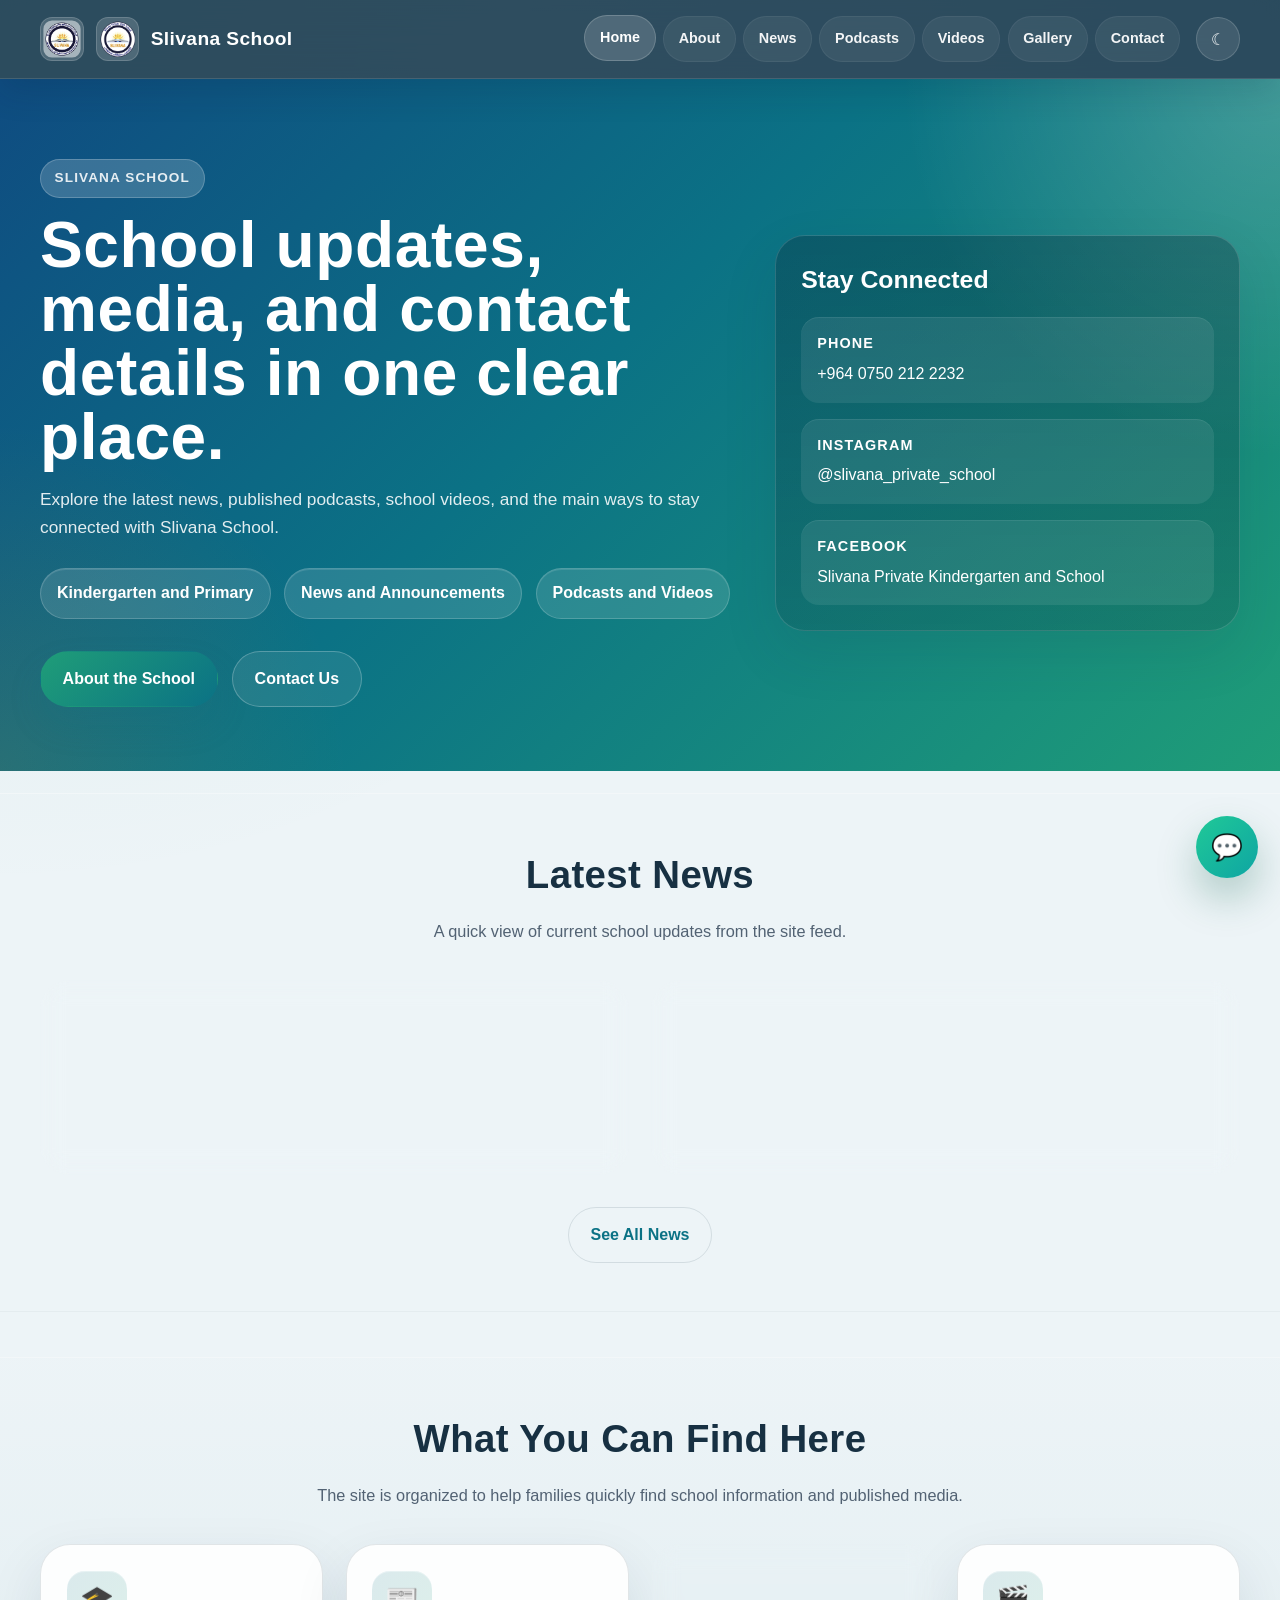
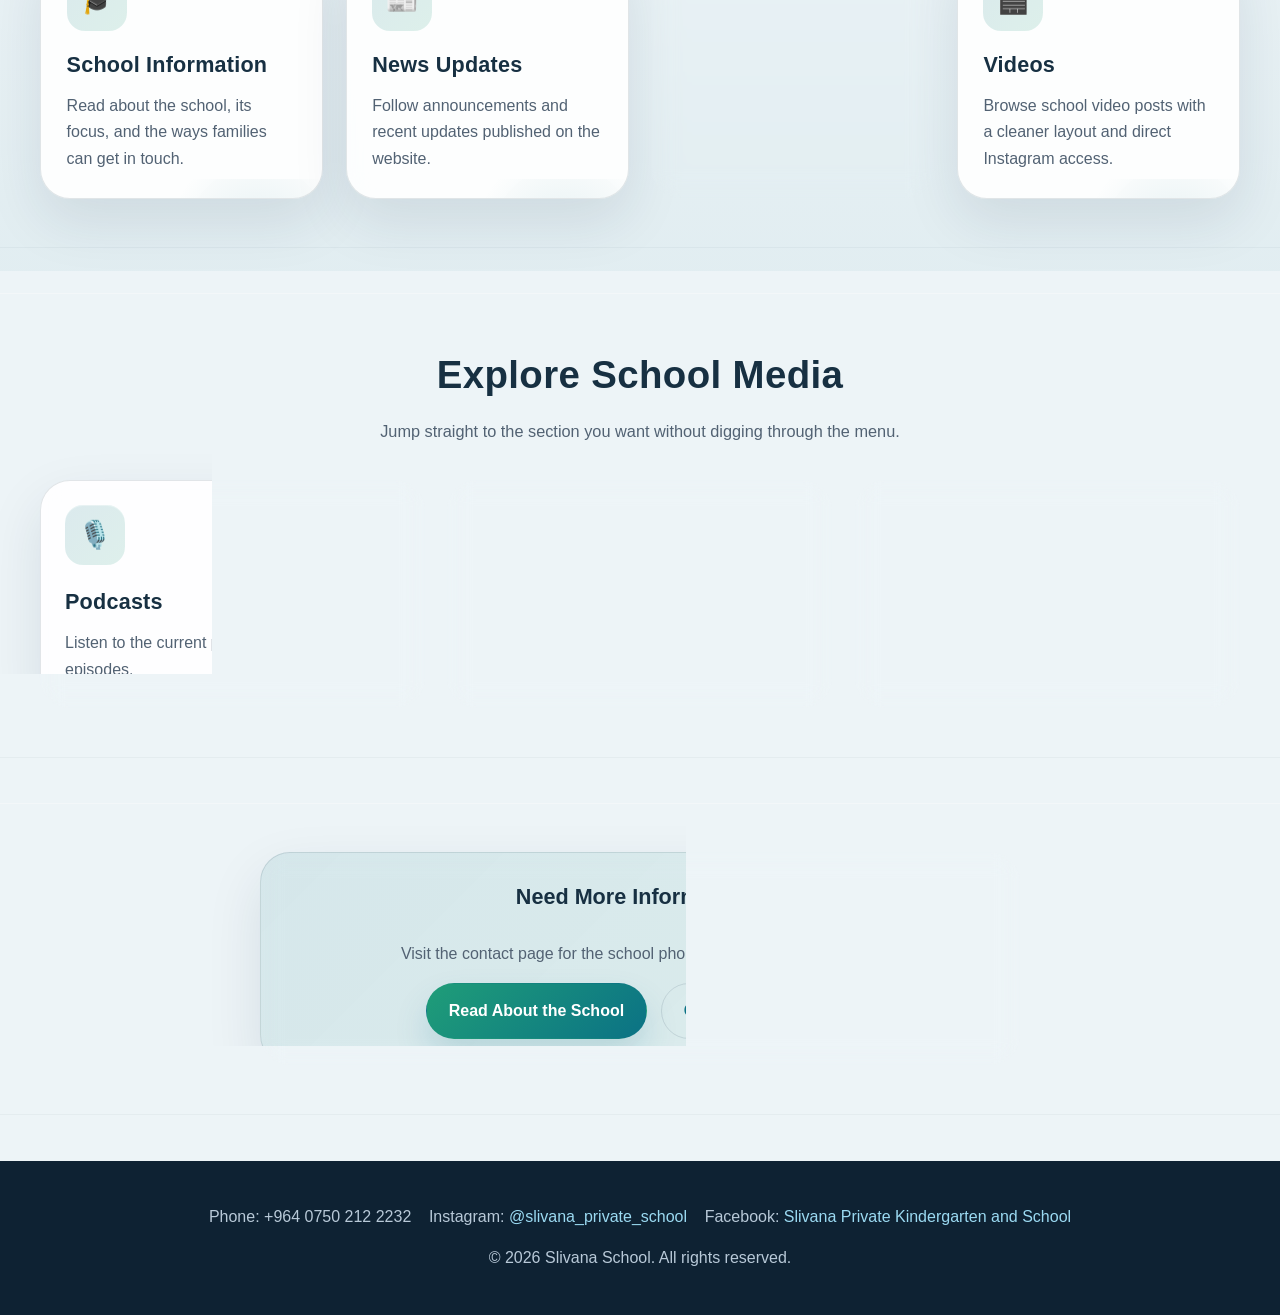
<file: index.html>
<!DOCTYPE html>
<html lang="en">
<head>
    <meta charset="UTF-8">
    <meta name="viewport" content="width=device-width, initial-scale=1.0">
    <title>Slivana School - Home</title>
    <link rel="icon" href="assets/logos/Elementry-school-logo.png">
    <link rel="stylesheet" href="css/style.css">
    <link rel="stylesheet" href="css/components.css">
    <link rel="stylesheet" href="css/responsive.css">
</head>
<body>
    <header>
        <div class="container">
            <div class="logo">
                <img src="assets/logos/Elementry-school-logo.png" alt="Slivana Elementary School Logo" class="logo-img">
                <img src="assets/logos/high-school-logo.png" alt="Slivana High School Logo" class="logo-img">
                <h1>Slivana School</h1>
            </div>
            <nav id="site-nav">
                <ul>
                    <li><a href="index.html">Home</a></li>
                    <li><a href="about.html">About</a></li>
                    <li><a href="news.html">News</a></li>
                    <li><a href="podcasts.html">Podcasts</a></li>
                    <li><a href="videos.html">Videos</a></li>
                    <li><a href="gallery.html">Gallery</a></li>
                    <li><a href="contact.html">Contact</a></li>
                </ul>
            </nav>
            <div class="header-actions">
                <button id="theme-toggle" class="theme-toggle" aria-label="Toggle light and dark mode">🌙</button>
                <button class="nav-toggle" type="button" aria-expanded="false" aria-controls="site-nav" aria-label="Toggle navigation">Menu</button>
            </div>
        </div>
    </header>

    <main>
        <section class="hero">
            <div class="container">
                <div class="hero-layout">
                    <div class="hero-content">
                        <p class="eyebrow">Slivana School</p>
                        <h2>School updates, media, and contact details in one clear place.</h2>
                        <p>Explore the latest news, published podcasts, school videos, and the main ways to stay connected with Slivana School.</p>
                        <div class="hero-badges">
                            <span>Kindergarten and Primary</span>
                            <span>News and Announcements</span>
                            <span>Podcasts and Videos</span>
                        </div>
                        <div class="hero-buttons">
                            <a href="about.html" class="btn">About the School</a>
                            <a href="contact.html" class="btn btn-secondary">Contact Us</a>
                        </div>
                    </div>
                    <aside class="hero-panel">
                        <h3>Stay Connected</h3>
                        <ul class="hero-panel-list">
                            <li><strong>Phone</strong><span>+964 0750 212 2232</span></li>
                            <li><strong>Instagram</strong><a href="https://www.instagram.com/slivana_private_school/" target="_blank" rel="noopener noreferrer">@slivana_private_school</a></li>
                            <li><strong>Facebook</strong><a href="https://www.facebook.com/slivanaprivatekindergartenandschool" target="_blank" rel="noopener noreferrer">Slivana Private Kindergarten and School</a></li>
                        </ul>
                    </div>
                </div>                
            </div>
        </section>

        <section class="section-shell">
            <div class="container">
                <div class="section-header">
                    <h3>Latest News</h3>
                    <p>A quick view of current school updates from the site feed.</p>
                </div>
                <div id="news-grid" class="news-grid" aria-live="polite"></div>
                <div class="section-actions">
                    <a href="news.html" class="btn btn-secondary">See All News</a>
                </div>
            </div>
        </section>

        <section class="section-shell why-choose">
            <div class="container">
                <div class="section-header">
                    <h3>What You Can Find Here</h3>
                    <p>The site is organized to help families quickly find school information and published media.</p>
                </div>
                <div class="features-grid">
                    <div class="feature-card">
                        <div class="feature-icon">🎓</div>
                        <h4>School Information</h4>
                        <p>Read about the school, its focus, and the ways families can get in touch.</p>
                    </div>
                    <div class="feature-card">
                        <div class="feature-icon">📰</div>
                        <h4>News Updates</h4>
                        <p>Follow announcements and recent updates published on the website.</p>
                    </div>
                    <div class="feature-card">
                        <div class="feature-icon">🎙️</div>
                        <h4>Podcasts</h4>
                        <p>Listen to the podcast posts that are already shared through the school’s media channels.</p>
                    </div>
                    <div class="feature-card">
                        <div class="feature-icon">🎬</div>
                        <h4>Videos</h4>
                        <p>Browse school video posts with a cleaner layout and direct Instagram access.</p>
                    </div>
                </div>
            </div>
        </section>

        <section class="section-shell">
            <div class="container">
                <div class="section-header">
                    <h3>Explore School Media</h3>
                    <p>Jump straight to the section you want without digging through the menu.</p>
                </div>
                <div class="quick-links-grid">
                    <a class="quick-link-card" href="podcasts.html">
                        <span class="quick-link-icon">🎙️</span>
                        <h4>Podcasts</h4>
                        <p>Listen to the current published podcast episodes.</p>
                    </a>
                    <a class="quick-link-card" href="videos.html">
                        <span class="quick-link-icon">🎥</span>
                        <h4>Videos</h4>
                        <p>Open the latest school videos and watch them in a cleaner card layout.</p>
                    </a>
                    <a class="quick-link-card" href="gallery.html">
                        <span class="quick-link-icon">🖼️</span>
                        <h4>Gallery</h4>
                        <p>See where approved photo highlights can be added to the site.</p>
                    </a>
                </div>
            </div>
        </section>

        <section class="section-shell cta">
            <div class="container">
                <div class="cta-content">
                    <h3>Need More Information?</h3>
                    <p>Visit the contact page for the school phone number and social links.</p>
                    <div class="cta-buttons">
                        <a href="about.html" class="btn">Read About the School</a>
                        <a href="contact.html" class="btn btn-secondary">Open Contact Page</a>
                    </div>
                </div>
            </div>
        </section>
    </main>

    <footer>
        <div class="container">
            <div class="contact-info">
                <p>Phone: +964 0750 212 2232</p>
                <p>Instagram: <a href="https://www.instagram.com/slivana_private_school/" target="_blank" rel="noopener noreferrer">@slivana_private_school</a></p>
                <p>Facebook: <a href="https://www.facebook.com/slivanaprivatekindergartenandschool" target="_blank" rel="noopener noreferrer">Slivana Private Kindergarten and School</a></p>
            </div>
            <p>&copy; 2026 Slivana School. All rights reserved.</p>
        </div>
    </footer>

    <script src="js/embed.js"></script>
    <script src="js/main.js"></script>
    <script src="js/theme.js"></script>

    <a href="https://wa.me/9647502122232" class="whatsapp-btn" target="_blank" rel="noopener noreferrer" aria-label="Chat with Slivana School on WhatsApp">💬</a>
</body>
</html>
</file>
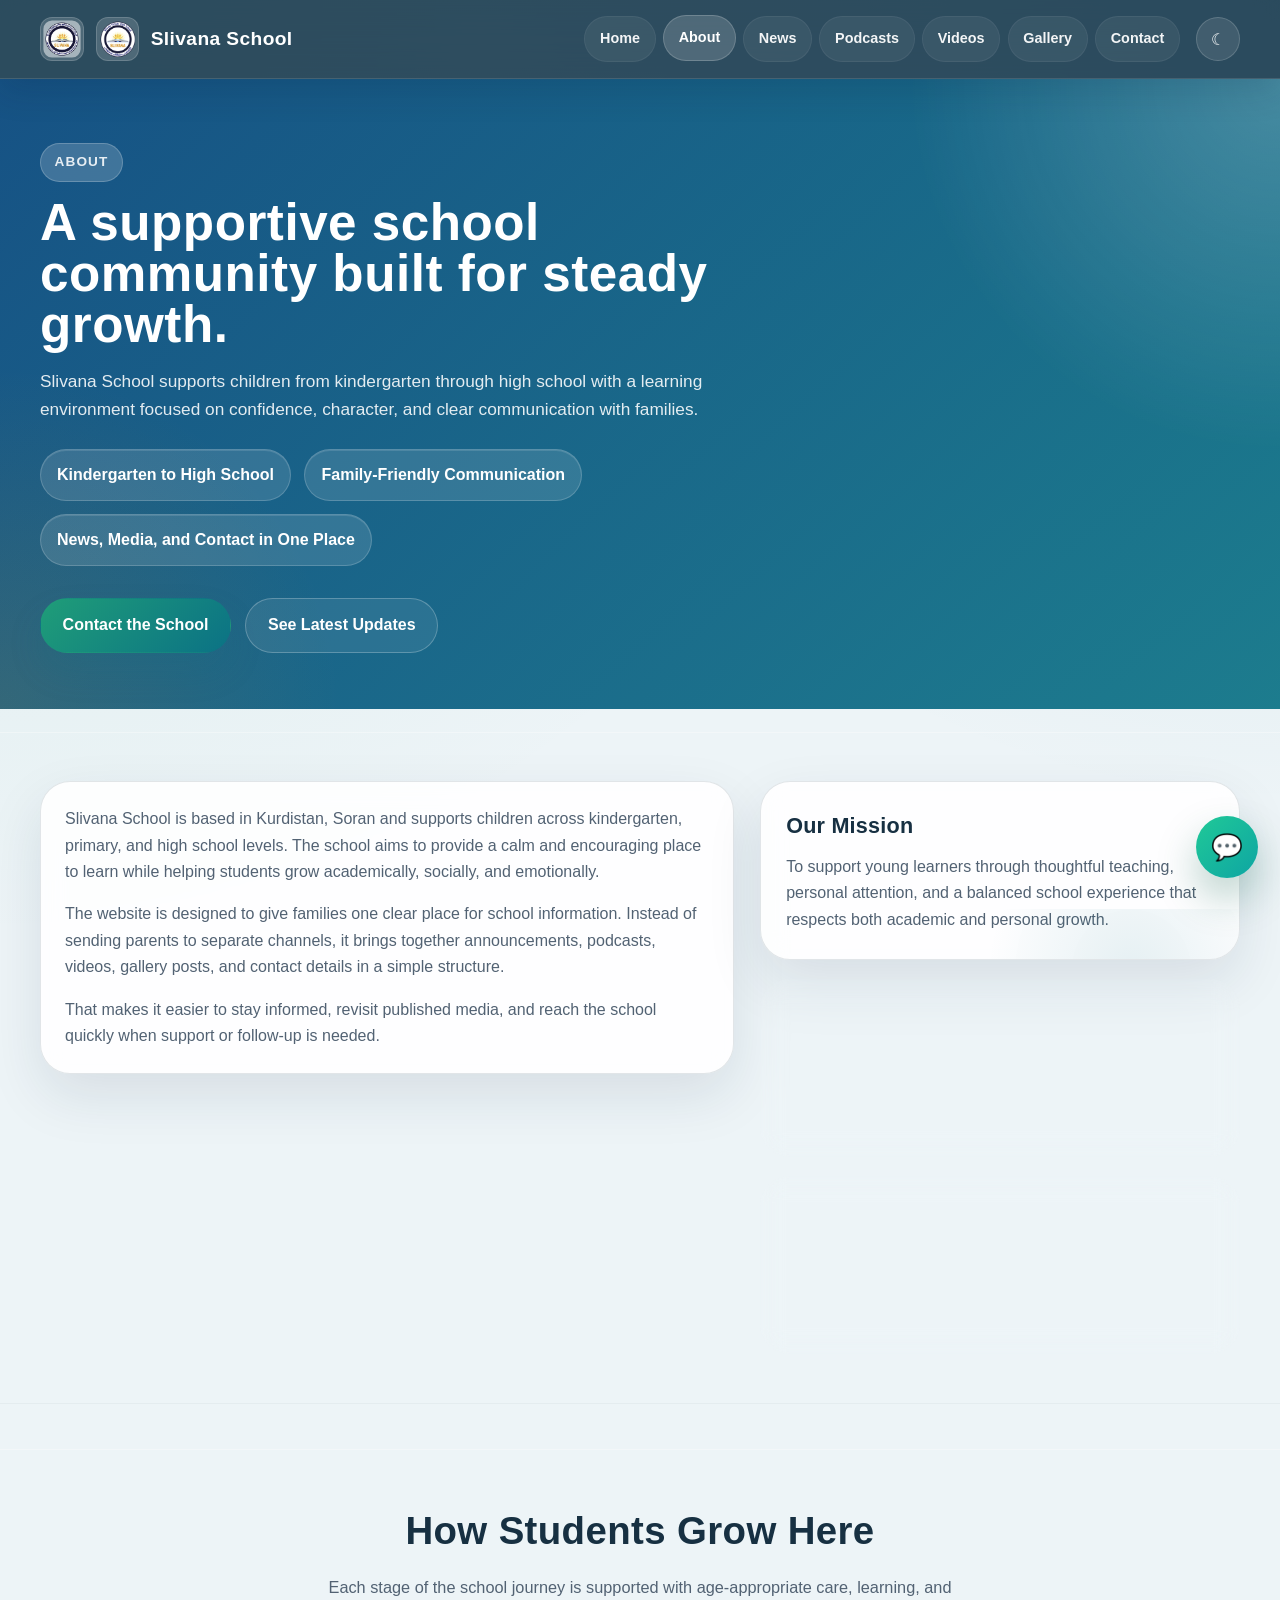
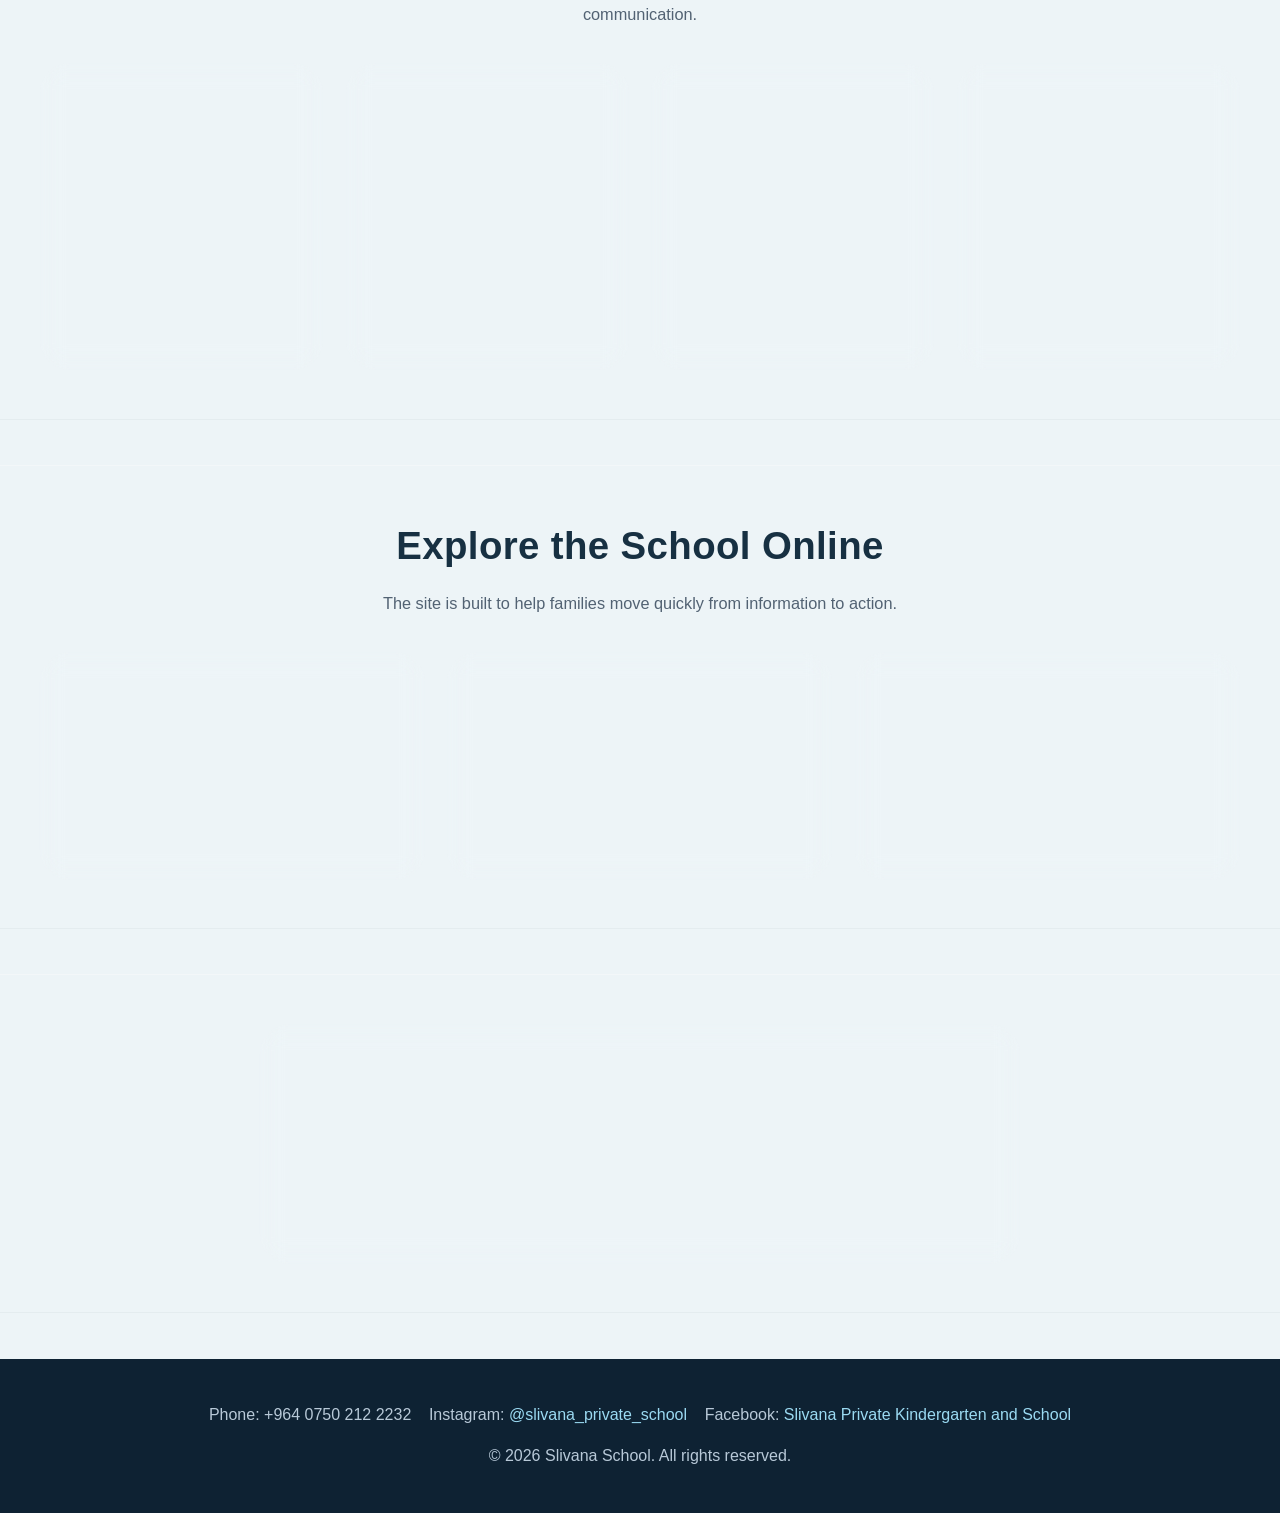
<file: about.html>
<!DOCTYPE html>
<html lang="en">
<head>
    <meta charset="UTF-8">
    <meta name="viewport" content="width=device-width, initial-scale=1.0">
    <title>Slivana School - About</title>
    <meta name="description" content="Learn about Slivana School, its mission, learning stages, and the ways families can stay connected.">
    <link rel="icon" href="assets/logos/Elementry-school-logo.png">
    <link rel="stylesheet" href="css/style.css">
    <link rel="stylesheet" href="css/components.css">
    <link rel="stylesheet" href="css/responsive.css">
</head>
<body>
    <header>
        <div class="container">
            <div class="logo">
                <img src="assets/logos/Elementry-school-logo.png" alt="Slivana Elementary School Logo" class="logo-img">
                <img src="assets/logos/high-school-logo.png" alt="Slivana High School Logo" class="logo-img">
                <h1>Slivana School</h1>
            </div>
            <nav id="site-nav">
                <ul>
                    <li><a href="index.html">Home</a></li>
                    <li><a href="about.html">About</a></li>
                    <li><a href="news.html">News</a></li>
                    <li><a href="podcasts.html">Podcasts</a></li>
                    <li><a href="videos.html">Videos</a></li>
                    <li><a href="gallery.html">Gallery</a></li>
                    <li><a href="contact.html">Contact</a></li>
                </ul>
            </nav>
            <div class="header-actions">
                <button id="theme-toggle" class="theme-toggle" aria-label="Toggle light and dark mode">🌙</button>
                <button class="nav-toggle" type="button" aria-expanded="false" aria-controls="site-nav" aria-label="Toggle navigation">Menu</button>
            </div>
        </div>
    </header>

    <main>
        <section class="page-hero">
            <div class="container">
                <div class="page-hero-content">
                    <p class="eyebrow">About</p>
                    <h2>A supportive school community built for steady growth.</h2>
                    <p>Slivana School supports children from kindergarten through high school with a learning environment focused on confidence, character, and clear communication with families.</p>
                    <div class="hero-badges">
                        <span>Kindergarten to High School</span>
                        <span>Family-Friendly Communication</span>
                        <span>News, Media, and Contact in One Place</span>
                    </div>
                    <div class="hero-buttons">
                        <a href="contact.html" class="btn">Contact the School</a>
                        <a href="news.html" class="btn btn-secondary">See Latest Updates</a>
                    </div>
                </div>
            </div>
        </section>

        <section class="section-shell intro">
            <div class="container">
                <div class="split-layout">
                    <article class="about-text">
                        <p>Slivana School is based in Kurdistan, Soran and supports children across kindergarten, primary, and high school levels. The school aims to provide a calm and encouraging place to learn while helping students grow academically, socially, and emotionally.</p>
                        <p>The website is designed to give families one clear place for school information. Instead of sending parents to separate channels, it brings together announcements, podcasts, videos, gallery posts, and contact details in a simple structure.</p>
                        <p>That makes it easier to stay informed, revisit published media, and reach the school quickly when support or follow-up is needed.</p>
                    </article>
                    <div class="info-stack">
                        <article class="info-card">
                            <h4>Our Mission</h4>
                            <p>To support young learners through thoughtful teaching, personal attention, and a balanced school experience that respects both academic and personal growth.</p>
                        </article>
                        <article class="info-card">
                            <h4>Our Vision</h4>
                            <p>To help students grow into confident, curious, creative young people with the values and resilience they need for the future.</p>
                        </article>
                        <article class="info-card">
                            <h4>School at a Glance</h4>
                            <p>Families can use this site to explore school information, follow announcements, watch media posts, and connect through phone, WhatsApp, or social channels.</p>
                        </article>
                    </div>
                </div>
            </div>
        </section>

        <section class="section-shell">
            <div class="container">
                <div class="section-header">
                    <h3>How Students Grow Here</h3>
                    <p>Each stage of the school journey is supported with age-appropriate care, learning, and communication.</p>
                </div>
                <div class="features-grid">
                    <div class="feature-card">
                        <div class="feature-icon">🧸</div>
                        <h4>Kindergarten</h4>
                        <p>Young children are introduced to learning in a warm environment that encourages routine, confidence, and early social development.</p>
                    </div>
                    <div class="feature-card">
                        <div class="feature-icon">📘</div>
                        <h4>Primary School</h4>
                        <p>Students strengthen core skills through steady guidance, classroom structure, and opportunities to become more independent learners.</p>
                    </div>
                    <div class="feature-card">
                        <div class="feature-icon">🎯</div>
                        <h4>High School</h4>
                        <p>Older students are supported as they build confidence, deepen their studies, and prepare for the next stage of their education.</p>
                    </div>
                    <div class="feature-card">
                        <div class="feature-icon">🏡</div>
                        <h4>Family Connection</h4>
                        <p>Clear updates and direct contact paths help families stay close to school life and respond quickly to important announcements.</p>
                    </div>
                </div>
            </div>
        </section>

        <section class="section-shell">
            <div class="container">
                <div class="section-header">
                    <h3>Explore the School Online</h3>
                    <p>The site is built to help families move quickly from information to action.</p>
                </div>
                <div class="quick-links-grid">
                    <a class="quick-link-card" href="news.html">
                        <span class="quick-link-icon">📰</span>
                        <h4>News and Announcements</h4>
                        <p>Check current school updates and search past announcements in one place.</p>
                    </a>
                    <a class="quick-link-card" href="podcasts.html">
                        <span class="quick-link-icon">🎙️</span>
                        <h4>Podcasts and Videos</h4>
                        <p>Open published media posts and watch or listen without digging through social feeds.</p>
                    </a>
                    <a class="quick-link-card" href="contact.html">
                        <span class="quick-link-icon">☎️</span>
                        <h4>Contact the School</h4>
                        <p>Reach the school through phone, WhatsApp, Instagram, or Facebook when you need help.</p>
                    </a>
                </div>
            </div>
        </section>

        <section class="section-shell cta">
            <div class="container">
                <div class="cta-content">
                    <h3>Ready to Get in Touch?</h3>
                    <p>Use the contact page, WhatsApp button, or social links to speak with the school and follow new updates.</p>
                    <div class="cta-buttons">
                        <a href="contact.html" class="btn">Open Contact Page</a>
                        <a href="podcasts.html" class="btn btn-secondary">Browse School Media</a>
                    </div>
                </div>
            </div>
        </section>
    </main>

    <footer>
        <div class="container">
            <div class="contact-info">
                <p>Phone: +964 0750 212 2232</p>
                <p>Instagram: <a href="https://www.instagram.com/slivana_private_school/" target="_blank" rel="noopener noreferrer">@slivana_private_school</a></p>
                <p>Facebook: <a href="https://www.facebook.com/slivanaprivatekindergartenandschool" target="_blank" rel="noopener noreferrer">Slivana Private Kindergarten and School</a></p>
            </div>
            <p>&copy; 2026 Slivana School. All rights reserved.</p>
        </div>
    </footer>
    <script src="js/theme.js"></script>
    <a href="https://wa.me/9647502122232" class="whatsapp-btn" target="_blank" rel="noopener noreferrer" aria-label="Chat with Slivana School on WhatsApp">💬</a>
</body>
</html>
</file>
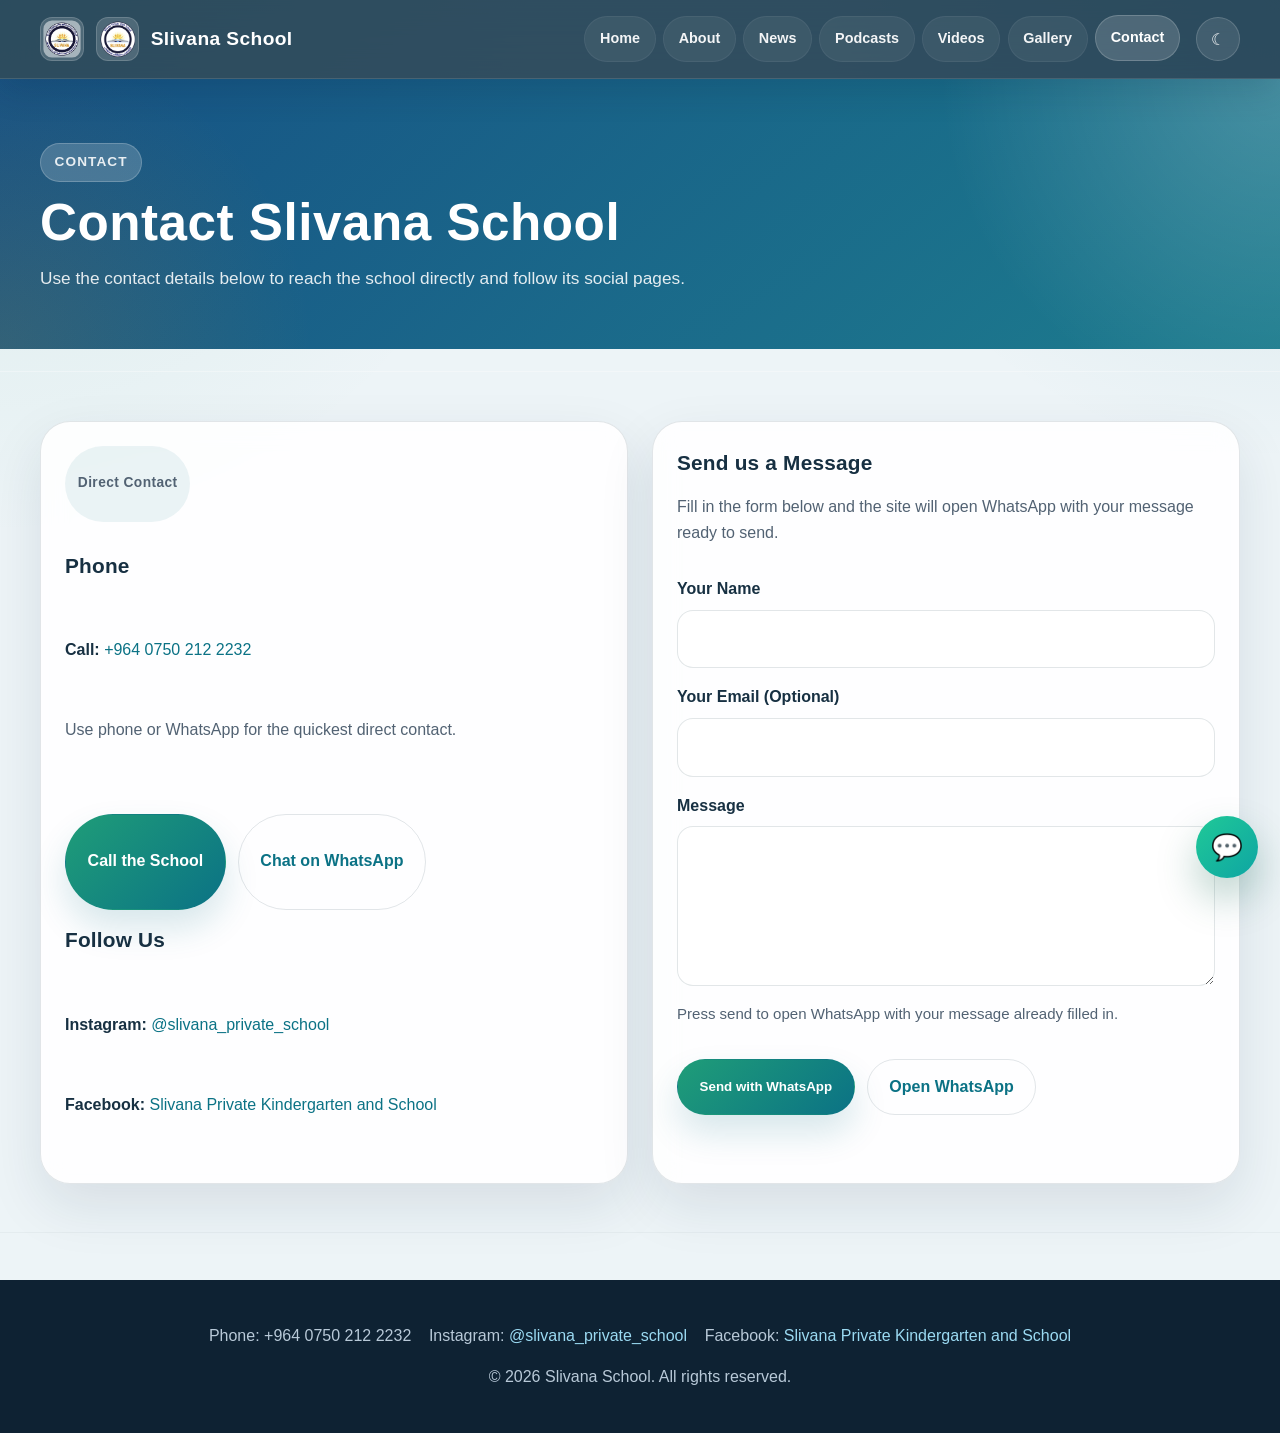
<file: contact.html>
<!DOCTYPE html>
<html lang="en">
<head>
    <meta charset="UTF-8">
    <meta name="viewport" content="width=device-width, initial-scale=1.0">
    <title>Slivana School - Contact</title>
    <meta name="description" content="Contact Slivana School using phone, WhatsApp, Instagram, Facebook, or the on-page message form.">
    <link rel="icon" href="assets/logos/Elementry-school-logo.png">
    <link rel="stylesheet" href="css/style.css">
    <link rel="stylesheet" href="css/components.css">
    <link rel="stylesheet" href="css/responsive.css">
</head>
<body>
    <header>
        <div class="container">
            <div class="logo">
                <img src="assets/logos/Elementry-school-logo.png" alt="Slivana Elementary School Logo" class="logo-img">
                <img src="assets/logos/high-school-logo.png" alt="Slivana High School Logo" class="logo-img">
                <h1>Slivana School</h1>
            </div>
            <nav id="site-nav">
                <ul>
                    <li><a href="index.html">Home</a></li>
                    <li><a href="about.html">About</a></li>
                    <li><a href="news.html">News</a></li>
                    <li><a href="podcasts.html">Podcasts</a></li>
                    <li><a href="videos.html">Videos</a></li>
                    <li><a href="gallery.html">Gallery</a></li>
                    <li><a href="contact.html">Contact</a></li>
                </ul>
            </nav>
            <div class="header-actions">
                <button id="theme-toggle" class="theme-toggle" aria-label="Toggle light and dark mode">🌙</button>
                <button class="nav-toggle" type="button" aria-expanded="false" aria-controls="site-nav" aria-label="Toggle navigation">Menu</button>
            </div>
        </div>
    </header>

    <main>
        <section class="page-hero">
            <div class="container">
                <div class="page-hero-content">
                    <p class="eyebrow">Contact</p>
                    <h2>Contact Slivana School</h2>
                    <p>Use the contact details below to reach the school directly and follow its social pages.</p>
                </div>
            </div>
        </section>

        <section class="section-shell">
            <div class="container">
                <div class="contact-wrapper">
                    <div class="contact-info-box">
                        <p class="meta-label">Direct Contact</p>
                        <h4>Phone</h4>
                        <p><strong>Call:</strong> <a href="tel:+9647502122232">+964 0750 212 2232</a></p>
                        <p>Use phone or WhatsApp for the quickest direct contact.</p>
                        <div class="contact-actions">
                            <a href="tel:+9647502122232" class="btn">Call the School</a>
                            <a href="https://wa.me/9647502122232" class="btn btn-secondary" target="_blank" rel="noopener noreferrer">Chat on WhatsApp</a>
                        </div>
                        <h4>Follow Us</h4>
                        <p><strong>Instagram:</strong> <a href="https://www.instagram.com/slivana_private_school/" target="_blank" rel="noopener noreferrer">@slivana_private_school</a></p>
                        <p><strong>Facebook:</strong> <a href="https://www.facebook.com/slivanaprivatekindergartenandschool" target="_blank" rel="noopener noreferrer">Slivana Private Kindergarten and School</a></p>
                    </div>
                    <div class="contact-form-box">
                        <h4>Send us a Message</h4>
                        <p>Fill in the form below and the site will open WhatsApp with your message ready to send.</p>
                        <form data-contact-form>
                            <div class="form-group">
                                <label for="name">Your Name</label>
                                <input type="text" id="name" name="name" autocomplete="name" required>
                            </div>
                            <div class="form-group">
                                <label for="email">Your Email (Optional)</label>
                                <input type="email" id="email" name="email" autocomplete="email">
                            </div>
                            <div class="form-group">
                                <label for="message">Message</label>
                                <textarea id="message" name="message" autocomplete="off" required></textarea>
                            </div>
                            <p class="form-helper">Press send to open WhatsApp with your message already filled in.</p>
                            <div class="contact-form-actions">
                                <button type="submit" class="btn">Send with WhatsApp</button>
                                <a href="https://wa.me/9647502122232" class="btn btn-secondary" target="_blank" rel="noopener noreferrer">Open WhatsApp</a>
                            </div>
                            <p id="contact-status" class="contact-status" role="status" aria-live="polite"></p>
                        </form>
                    </div>
                </div>
            </div>
        </section>
    </main>

    <footer>
        <div class="container">
            <div class="contact-info">
                <p>Phone: +964 0750 212 2232</p>
                <p>Instagram: <a href="https://www.instagram.com/slivana_private_school/" target="_blank" rel="noopener noreferrer">@slivana_private_school</a></p>
                <p>Facebook: <a href="https://www.facebook.com/slivanaprivatekindergartenandschool" target="_blank" rel="noopener noreferrer">Slivana Private Kindergarten and School</a></p>
            </div>
            <p>&copy; 2026 Slivana School. All rights reserved.</p>
        </div>
    </footer>

    <script src="js/contact.js"></script>
    <script src="js/theme.js"></script>

    <a href="https://wa.me/9647502122232" class="whatsapp-btn" target="_blank" rel="noopener noreferrer" aria-label="Chat with Slivana School on WhatsApp">💬</a>
</body>
</html>
</file>
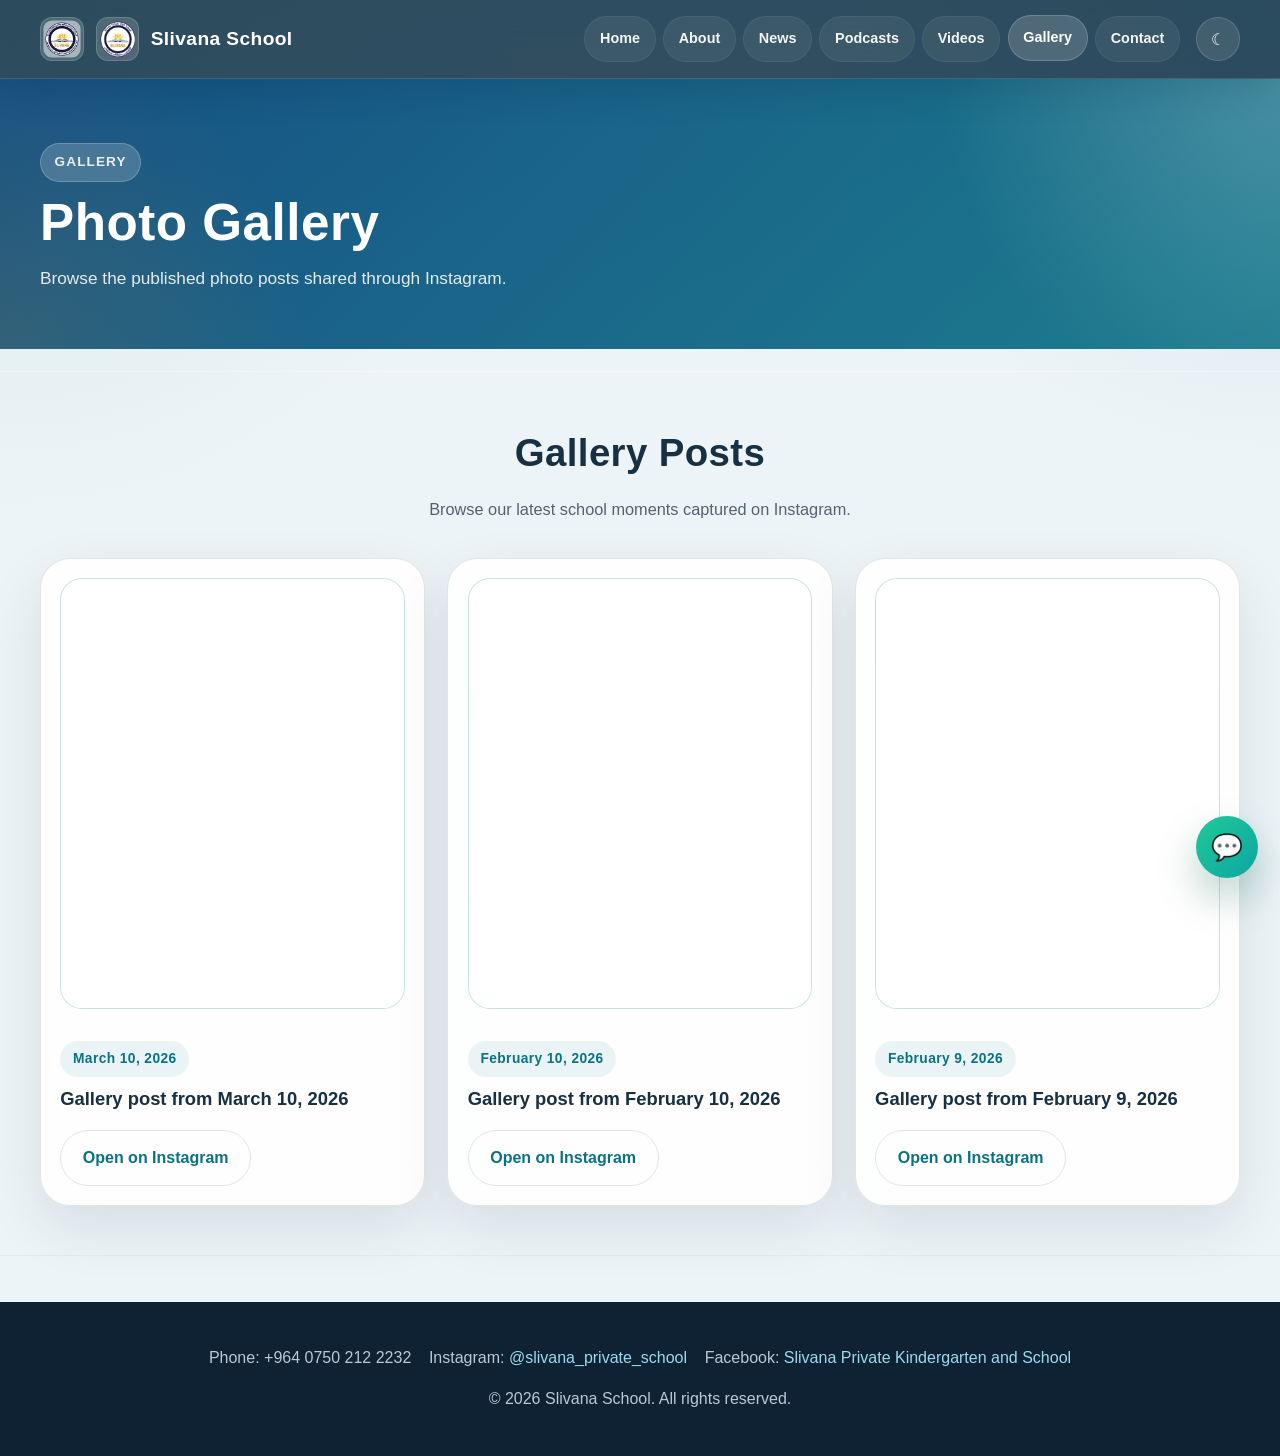
<file: gallery.html>
<!DOCTYPE html>
<html lang="en">
<head>
    <meta charset="UTF-8">
    <meta name="viewport" content="width=device-width, initial-scale=1.0">
    <title>Slivana School - Gallery</title>
    <meta name="description" content="Browse the published Slivana School gallery posts shared through Instagram.">
    <link rel="icon" href="assets/logos/Elementry-school-logo.png">
    <link rel="stylesheet" href="css/style.css">
    <link rel="stylesheet" href="css/components.css">
    <link rel="stylesheet" href="css/responsive.css">
</head>
<body>
    <header>
        <div class="container">
            <div class="logo">
                <img src="assets/logos/Elementry-school-logo.png" alt="Slivana Elementary School Logo" class="logo-img">
                <img src="assets/logos/high-school-logo.png" alt="Slivana High School Logo" class="logo-img">
                <h1>Slivana School</h1>
            </div>
            <nav id="site-nav">
                <ul>
                    <li><a href="index.html">Home</a></li>
                    <li><a href="about.html">About</a></li>
                    <li><a href="news.html">News</a></li>
                    <li><a href="podcasts.html">Podcasts</a></li>
                    <li><a href="videos.html">Videos</a></li>
                    <li><a href="gallery.html">Gallery</a></li>
                    <li><a href="contact.html">Contact</a></li>
                </ul>
            </nav>
            <div class="header-actions">
                <button id="theme-toggle" class="theme-toggle" aria-label="Toggle light and dark mode">🌙</button>
                <button class="nav-toggle" type="button" aria-expanded="false" aria-controls="site-nav" aria-label="Toggle navigation">Menu</button>
            </div>
        </div>
    </header>

    <main>
        <section class="page-hero">
            <div class="container">
                <div class="page-hero-content">
                    <p class="eyebrow">Gallery</p>
                    <h2>Photo Gallery</h2>
                    <p>Browse the published photo posts shared through Instagram.</p>
                </div>
            </div>
        </section>

        <section class="section-shell">
            <div class="container">
                <div class="section-header">
                    <h3>Gallery Posts</h3>
                    <p>Browse our latest school moments captured on Instagram.</p>
                </div>
                <div id="gallery-container" class="gallery-posts" aria-live="polite"></div>
            </div>
        </section>
    </main>

    <footer>
        <div class="container">
            <div class="contact-info">
                <p>Phone: +964 0750 212 2232</p>
                <p>Instagram: <a href="https://www.instagram.com/slivana_private_school/" target="_blank" rel="noopener noreferrer">@slivana_private_school</a></p>
                <p>Facebook: <a href="https://www.facebook.com/slivanaprivatekindergartenandschool" target="_blank" rel="noopener noreferrer">Slivana Private Kindergarten and School</a></p>
            </div>
            <p>&copy; 2026 Slivana School. All rights reserved.</p>
        </div>
    </footer>
    <script src="js/embed.js"></script>
    <script src="js/gallery.js"></script>
    <script src="js/theme.js"></script>
    <a href="https://wa.me/9647502122232" class="whatsapp-btn" target="_blank" rel="noopener noreferrer" aria-label="Chat with Slivana School on WhatsApp">💬</a>
</body>
</html>
</file>
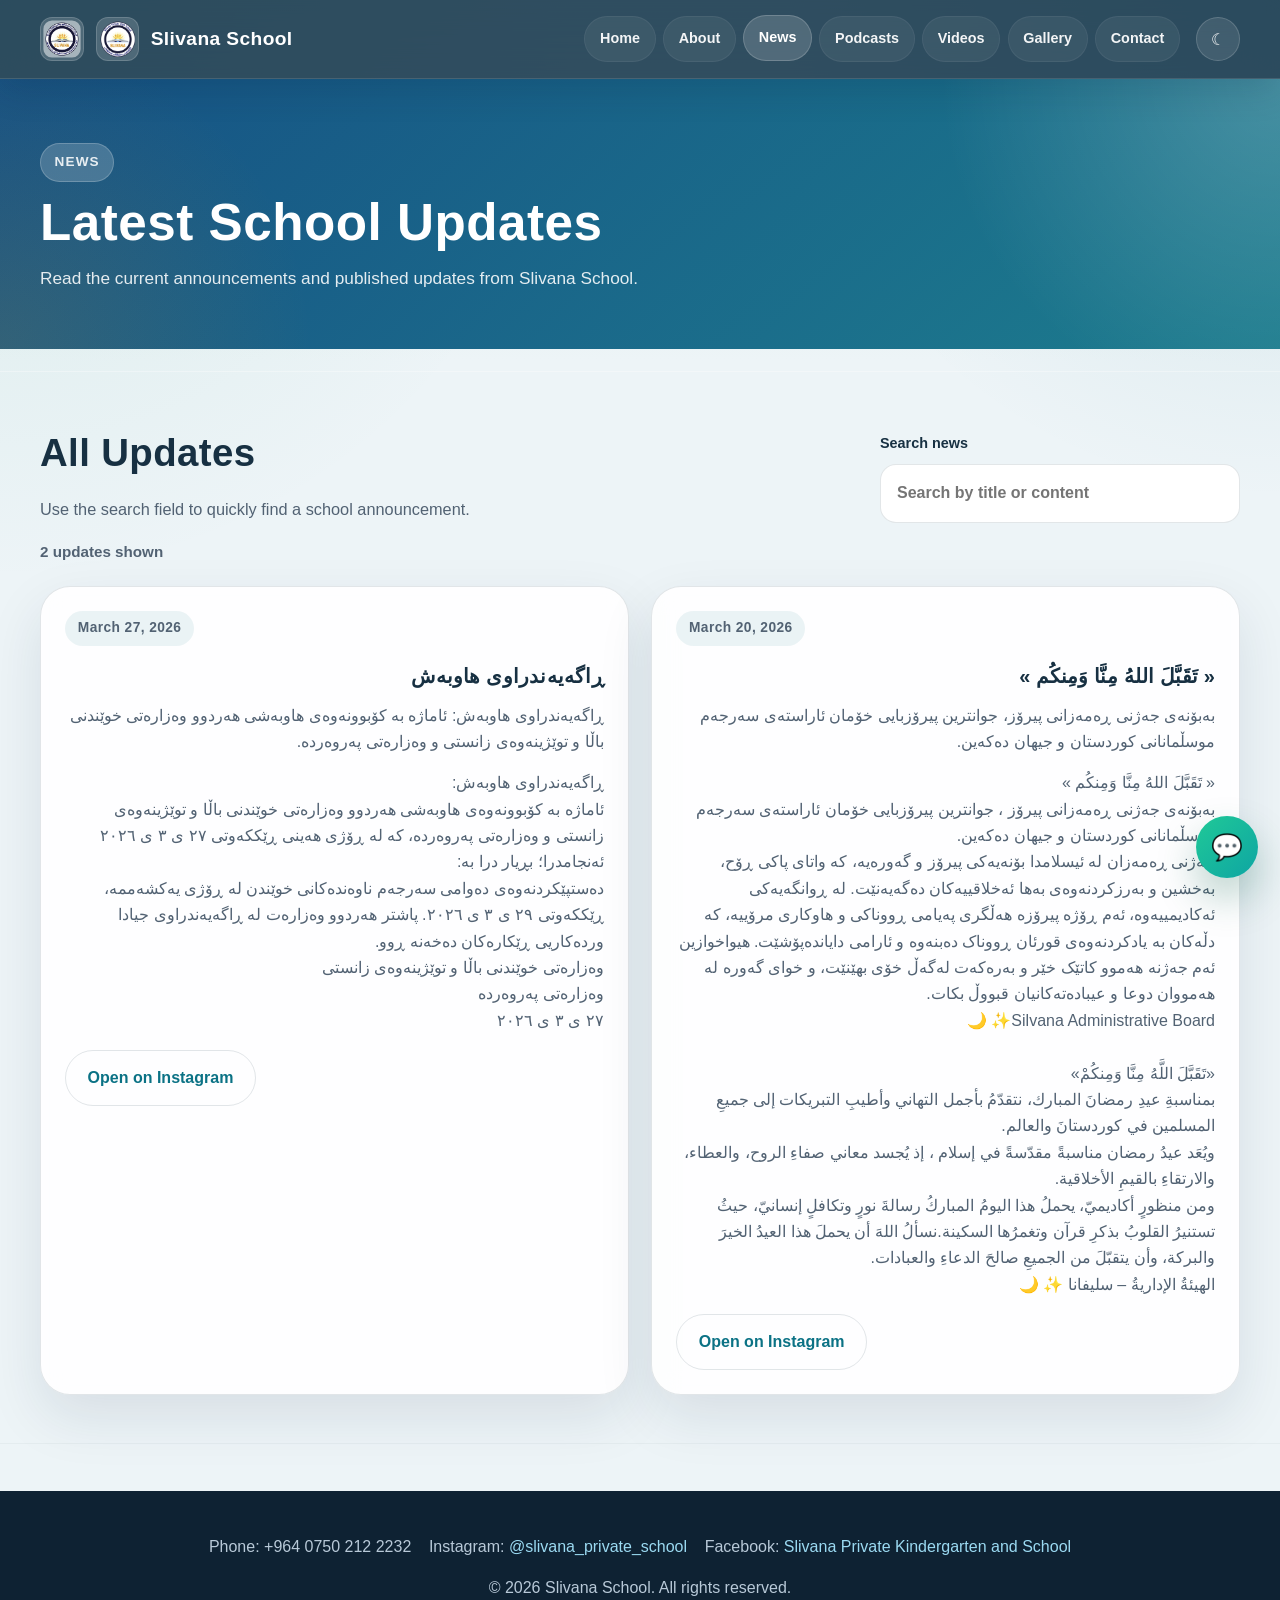
<file: news.html>
<!DOCTYPE html>
<html lang="en">
<head>
    <meta charset="UTF-8">
    <meta name="viewport" content="width=device-width, initial-scale=1.0">
    <title>Slivana School - News</title>
    <link rel="icon" href="assets/logos/Elementry-school-logo.png">
    <link rel="stylesheet" href="css/style.css">
    <link rel="stylesheet" href="css/components.css">
    <link rel="stylesheet" href="css/responsive.css">
</head>
<body>
    <header>
        <div class="container">
            <div class="logo">
                <img src="assets/logos/Elementry-school-logo.png" alt="Slivana Elementary School Logo" class="logo-img">
                <img src="assets/logos/high-school-logo.png" alt="Slivana High School Logo" class="logo-img">
                <h1>Slivana School</h1>
            </div>
            <nav id="site-nav">
                <ul>
                    <li><a href="index.html">Home</a></li>
                    <li><a href="about.html">About</a></li>
                    <li><a href="news.html">News</a></li>
                    <li><a href="podcasts.html">Podcasts</a></li>
                    <li><a href="videos.html">Videos</a></li>
                    <li><a href="gallery.html">Gallery</a></li>
                    <li><a href="contact.html">Contact</a></li>
                </ul>
            </nav>
            <div class="header-actions">
                <button id="theme-toggle" class="theme-toggle" aria-label="Toggle light and dark mode">🌙</button>
                <button class="nav-toggle" type="button" aria-expanded="false" aria-controls="site-nav" aria-label="Toggle navigation">Menu</button>
            </div>
        </div>
    </header>

    <main>
        <section class="page-hero">
            <div class="container">
                <div class="page-hero-content">
                    <p class="eyebrow">News</p>
                    <h2>Latest School Updates</h2>
                    <p>Read the current announcements and published updates from Slivana School.</p>
                </div>
            </div>
        </section>

        <section class="section-shell">
            <div class="container">
                <div class="section-toolbar">
                    <div class="section-header section-header-left">
                        <h3>All Updates</h3>
                        <p>Use the search field to quickly find a school announcement.</p>
                    </div>
                    <div class="search-container">
                        <label class="search-field" for="search-input">
                            <span>Search news</span>
                            <input type="text" id="search-input" placeholder="Search by title or content">
                        </label>
                    </div>
                </div>
                <p id="news-results-summary" class="results-summary" aria-live="polite"></p>
                <div id="news-container" class="news-grid" aria-live="polite"></div>
            </div>
        </section>
    </main>

    <footer>
        <div class="container">
            <div class="contact-info">
                <p>Phone: +964 0750 212 2232</p>
                <p>Instagram: <a href="https://www.instagram.com/slivana_private_school/" target="_blank" rel="noopener noreferrer">@slivana_private_school</a></p>
                <p>Facebook: <a href="https://www.facebook.com/slivanaprivatekindergartenandschool" target="_blank" rel="noopener noreferrer">Slivana Private Kindergarten and School</a></p>
            </div>
            <p>&copy; 2026 Slivana School. All rights reserved.</p>
        </div>
    </footer>
    <script src="js/embed.js"></script>
    <script src="js/news.js"></script>
    <script src="js/theme.js"></script>
    <a href="https://wa.me/9647502122232" class="whatsapp-btn" target="_blank" rel="noopener noreferrer" aria-label="Chat with Slivana School on WhatsApp">💬</a>
</body>
</html>
</file>
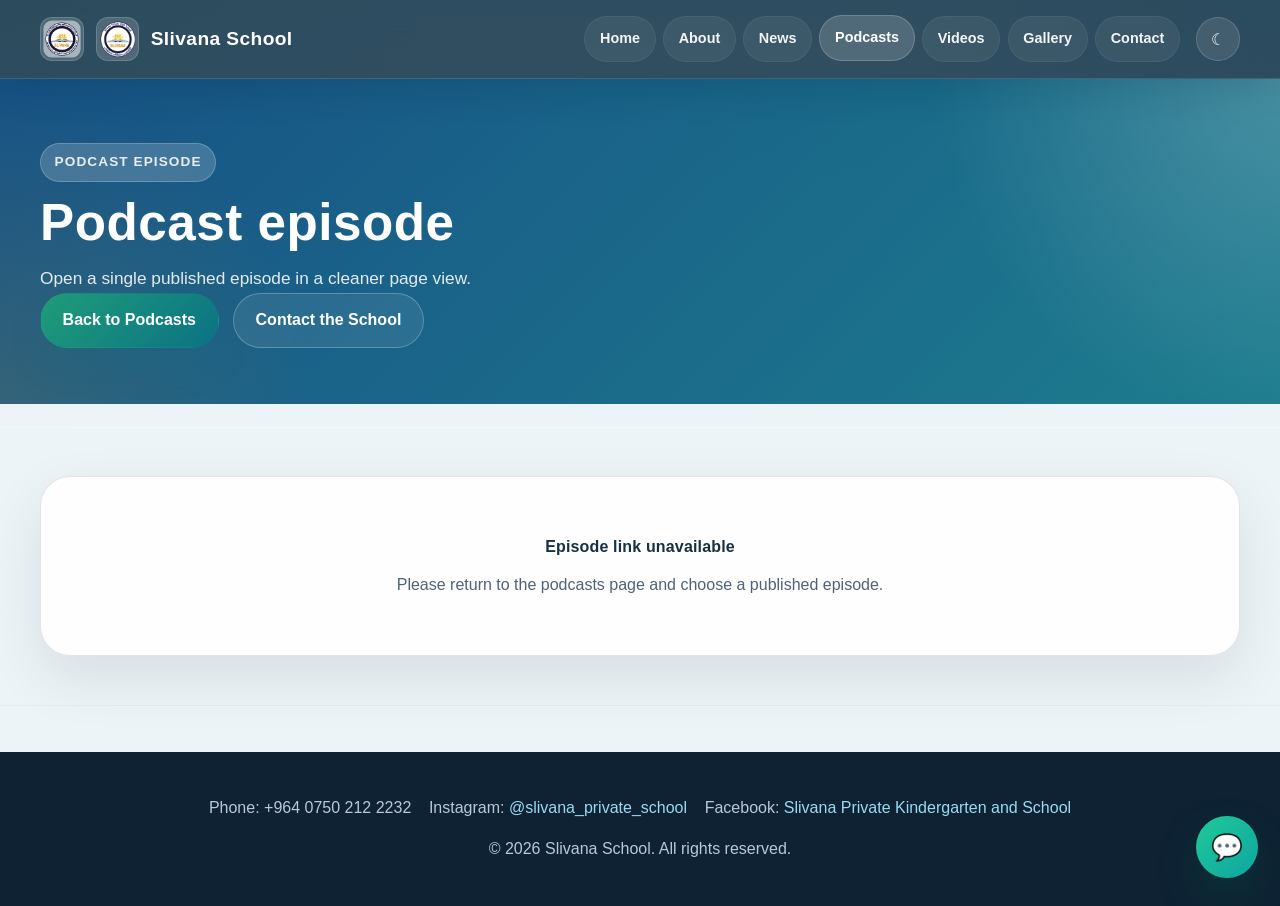
<file: podcast-episode.html>
<!DOCTYPE html>
<html lang="en">
<head>
    <meta charset="UTF-8">
    <meta name="viewport" content="width=device-width, initial-scale=1.0">
    <title>Slivana School - Podcast Episode</title>
    <meta name="description" content="Open a single Slivana School podcast episode in a cleaner page view.">
    <link rel="icon" href="assets/logos/Elementry-school-logo.png">
    <link rel="stylesheet" href="css/style.css">
    <link rel="stylesheet" href="css/components.css">
    <link rel="stylesheet" href="css/responsive.css">
</head>
<body>
    <header>
        <div class="container">
            <div class="logo">
                <img src="assets/logos/Elementry-school-logo.png" alt="Slivana Elementary School Logo" class="logo-img">
                <img src="assets/logos/high-school-logo.png" alt="Slivana High School Logo" class="logo-img">
                <h1>Slivana School</h1>
            </div>
            <nav id="site-nav">
                <ul>
                    <li><a href="index.html">Home</a></li>
                    <li><a href="about.html">About</a></li>
                    <li><a href="news.html">News</a></li>
                    <li><a href="podcasts.html">Podcasts</a></li>
                    <li><a href="videos.html">Videos</a></li>
                    <li><a href="gallery.html">Gallery</a></li>
                    <li><a href="contact.html">Contact</a></li>
                </ul>
            </nav>
            <div class="header-actions">
                <button id="theme-toggle" class="theme-toggle" aria-label="Toggle light and dark mode">🌙</button>
                <button class="nav-toggle" type="button" aria-expanded="false" aria-controls="site-nav" aria-label="Toggle navigation">Menu</button>
            </div>
        </div>
    </header>

    <main>
        <section class="page-hero">
            <div class="container">
                <div class="page-hero-content">
                    <p class="eyebrow">Podcast Episode</p>
                    <h2 id="episode-page-title">Podcast episode</h2>
                    <p id="episode-page-summary">Open a single published episode in a cleaner page view.</p>
                    <div class="hero-buttons">
                        <a href="podcasts.html" class="btn">Back to Podcasts</a>
                        <a href="contact.html" class="btn btn-secondary">Contact the School</a>
                    </div>
                </div>
            </div>
        </section>

        <section class="section-shell">
            <div class="container">
                <div id="podcast-episode-container" class="podcasts-embeds" aria-live="polite"></div>
            </div>
        </section>
    </main>

    <footer>
        <div class="container">
            <div class="contact-info">
                <p>Phone: +964 0750 212 2232</p>
                <p>Instagram: <a href="https://www.instagram.com/slivana_private_school/" target="_blank" rel="noopener noreferrer">@slivana_private_school</a></p>
                <p>Facebook: <a href="https://www.facebook.com/slivanaprivatekindergartenandschool" target="_blank" rel="noopener noreferrer">Slivana Private Kindergarten and School</a></p>
            </div>
            <p>&copy; 2026 Slivana School. All rights reserved.</p>
        </div>
    </footer>

    <script src="js/embed.js"></script>
    <script src="js/podcast-episode.js"></script>
    <script src="js/theme.js"></script>

    <a href="https://wa.me/9647502122232" class="whatsapp-btn" target="_blank" rel="noopener noreferrer" aria-label="Chat with Slivana School on WhatsApp">💬</a>
</body>
</html>
</file>
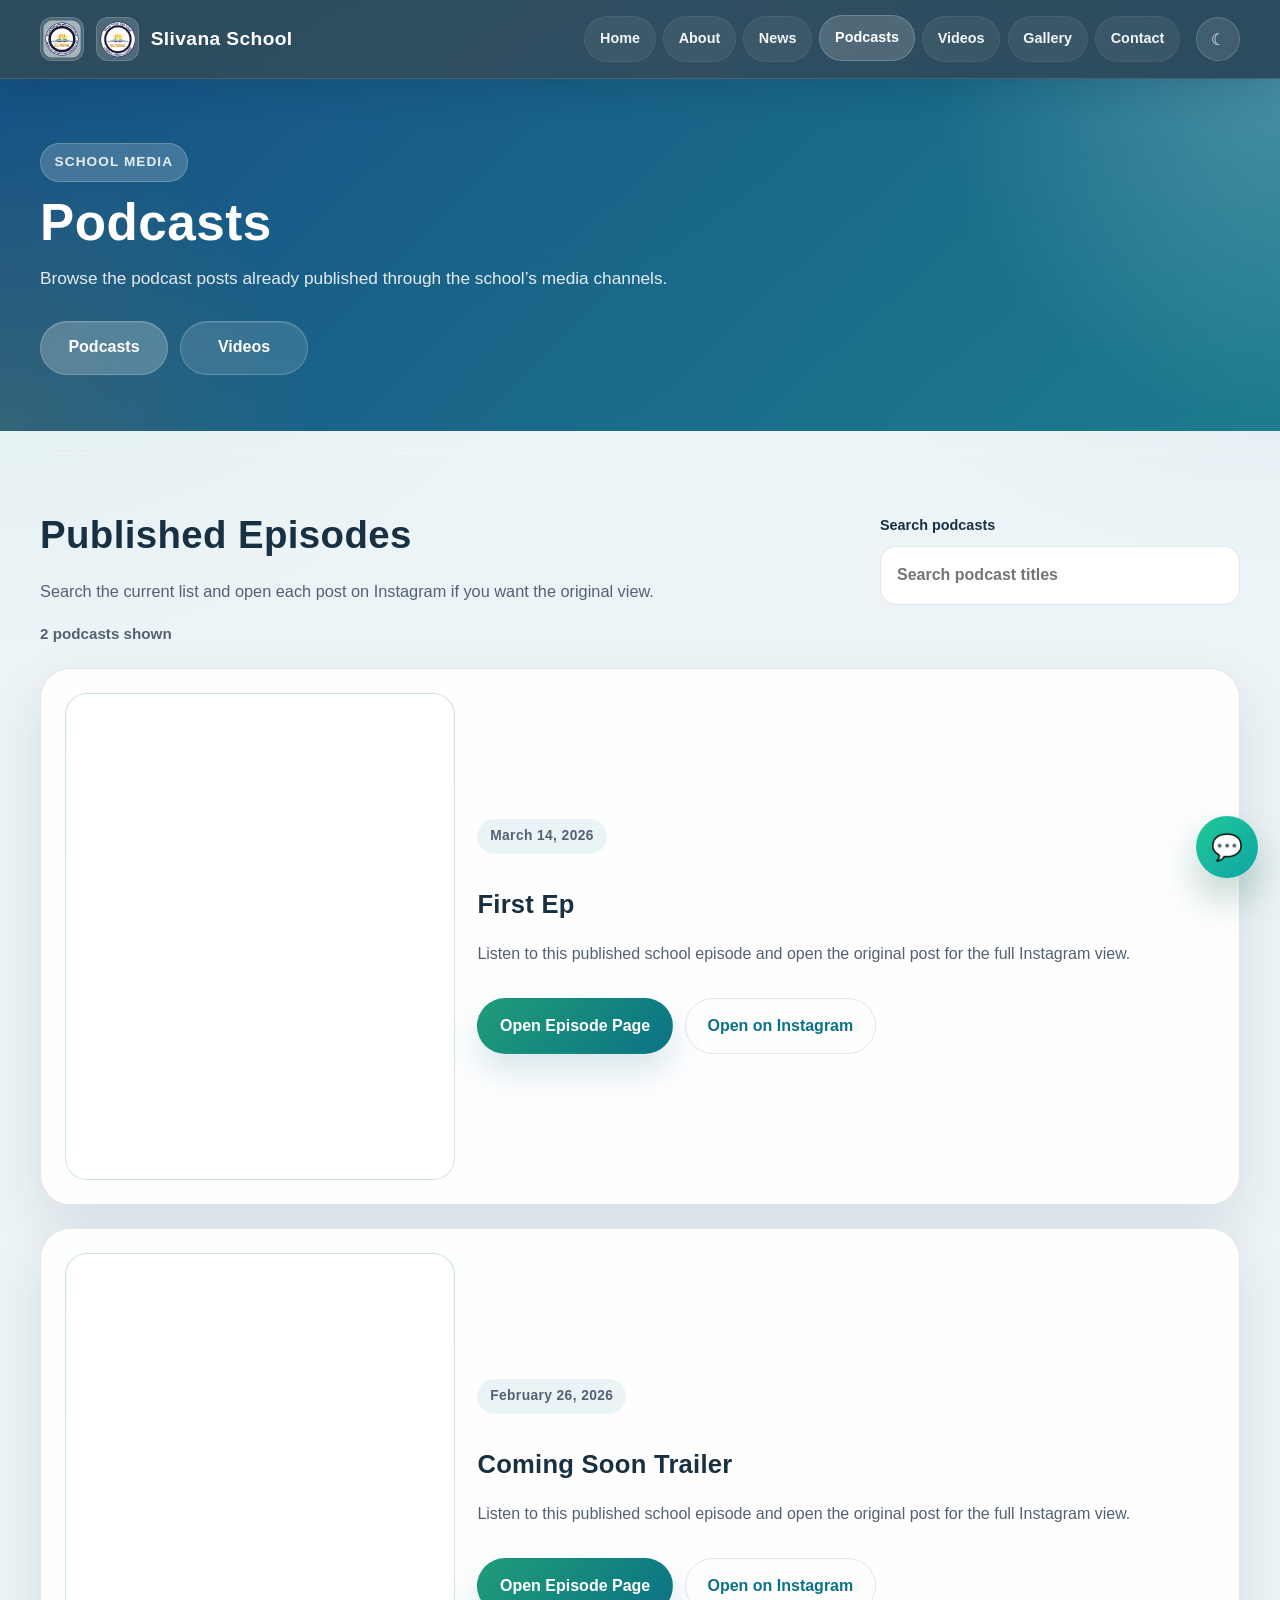
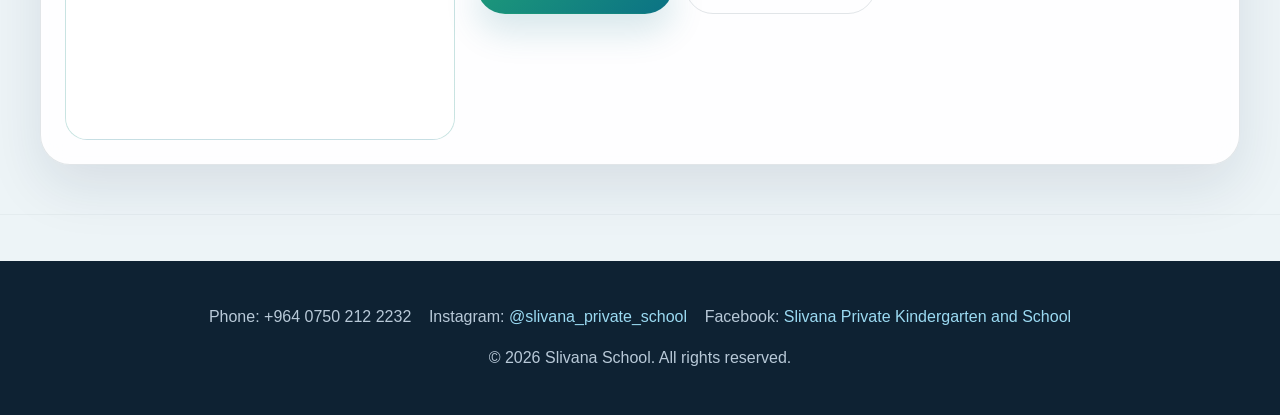
<file: podcasts.html>
<!DOCTYPE html>
<html lang="en">
<head>
    <meta charset="UTF-8">
    <meta name="viewport" content="width=device-width, initial-scale=1.0">
    <title>Slivana School - Podcasts</title>
    <link rel="icon" href="assets/logos/Elementry-school-logo.png">
    <link rel="stylesheet" href="css/style.css">
    <link rel="stylesheet" href="css/components.css">
    <link rel="stylesheet" href="css/responsive.css">
</head>
<body>
    <header>
        <div class="container">
            <div class="logo">
                <img src="assets/logos/Elementry-school-logo.png" alt="Slivana Elementary School Logo" class="logo-img">
                <img src="assets/logos/high-school-logo.png" alt="Slivana High School Logo" class="logo-img">
                <h1>Slivana School</h1>
            </div>
            <nav id="site-nav">
                <ul>
                    <li><a href="index.html">Home</a></li>
                    <li><a href="about.html">About</a></li>
                    <li><a href="news.html">News</a></li>
                    <li><a href="podcasts.html">Podcasts</a></li>
                    <li><a href="videos.html">Videos</a></li>
                    <li><a href="gallery.html">Gallery</a></li>
                    <li><a href="contact.html">Contact</a></li>
                </ul>
            </nav>
            <div class="header-actions">
                <button id="theme-toggle" class="theme-toggle" aria-label="Toggle light and dark mode">🌙</button>
                <button class="nav-toggle" type="button" aria-expanded="false" aria-controls="site-nav" aria-label="Toggle navigation">Menu</button>
            </div>
        </div>
    </header>

    <main>
        <section class="page-hero">
            <div class="container">
                <div class="page-hero-content">
                    <p class="eyebrow">School Media</p>
                    <h2>Podcasts</h2>
                    <p>Browse the podcast posts already published through the school’s media channels.</p>
                </div>
                <div class="media-tabs" aria-label="School media pages">
                    <a href="podcasts.html" class="media-tab active" aria-current="page">Podcasts</a>
                    <a href="videos.html" class="media-tab">Videos</a>
                </div>
            </div>
        </section>

        <section class="section-shell">
            <div class="container">
                <div class="section-toolbar">
                    <div class="section-header section-header-left">
                        <h3>Published Episodes</h3>
                        <p>Search the current list and open each post on Instagram if you want the original view.</p>
                    </div>
                    <div class="search-container">
                        <label class="search-field" for="search-input">
                            <span>Search podcasts</span>
                            <input type="text" id="search-input" placeholder="Search podcast titles">
                        </label>
                    </div>
                </div>
                <p id="podcast-results-summary" class="results-summary" aria-live="polite"></p>
                <div id="podcasts-container" class="podcasts-embeds" aria-live="polite"></div>
            </div>
        </section>
    </main>

    <footer>
        <div class="container">
            <div class="contact-info">
                <p>Phone: +964 0750 212 2232</p>
                <p>Instagram: <a href="https://www.instagram.com/slivana_private_school/" target="_blank" rel="noopener noreferrer">@slivana_private_school</a></p>
                <p>Facebook: <a href="https://www.facebook.com/slivanaprivatekindergartenandschool" target="_blank" rel="noopener noreferrer">Slivana Private Kindergarten and School</a></p>
            </div>
            <p>&copy; 2026 Slivana School. All rights reserved.</p>
        </div>
    </footer>

    <script src="js/embed.js"></script>
    <script src="js/podcasts.js"></script>
    <script src="js/theme.js"></script>

    <a href="https://wa.me/9647502122232" class="whatsapp-btn" target="_blank" rel="noopener noreferrer" aria-label="Chat with Slivana School on WhatsApp">💬</a>
</body>
</html>
</file>
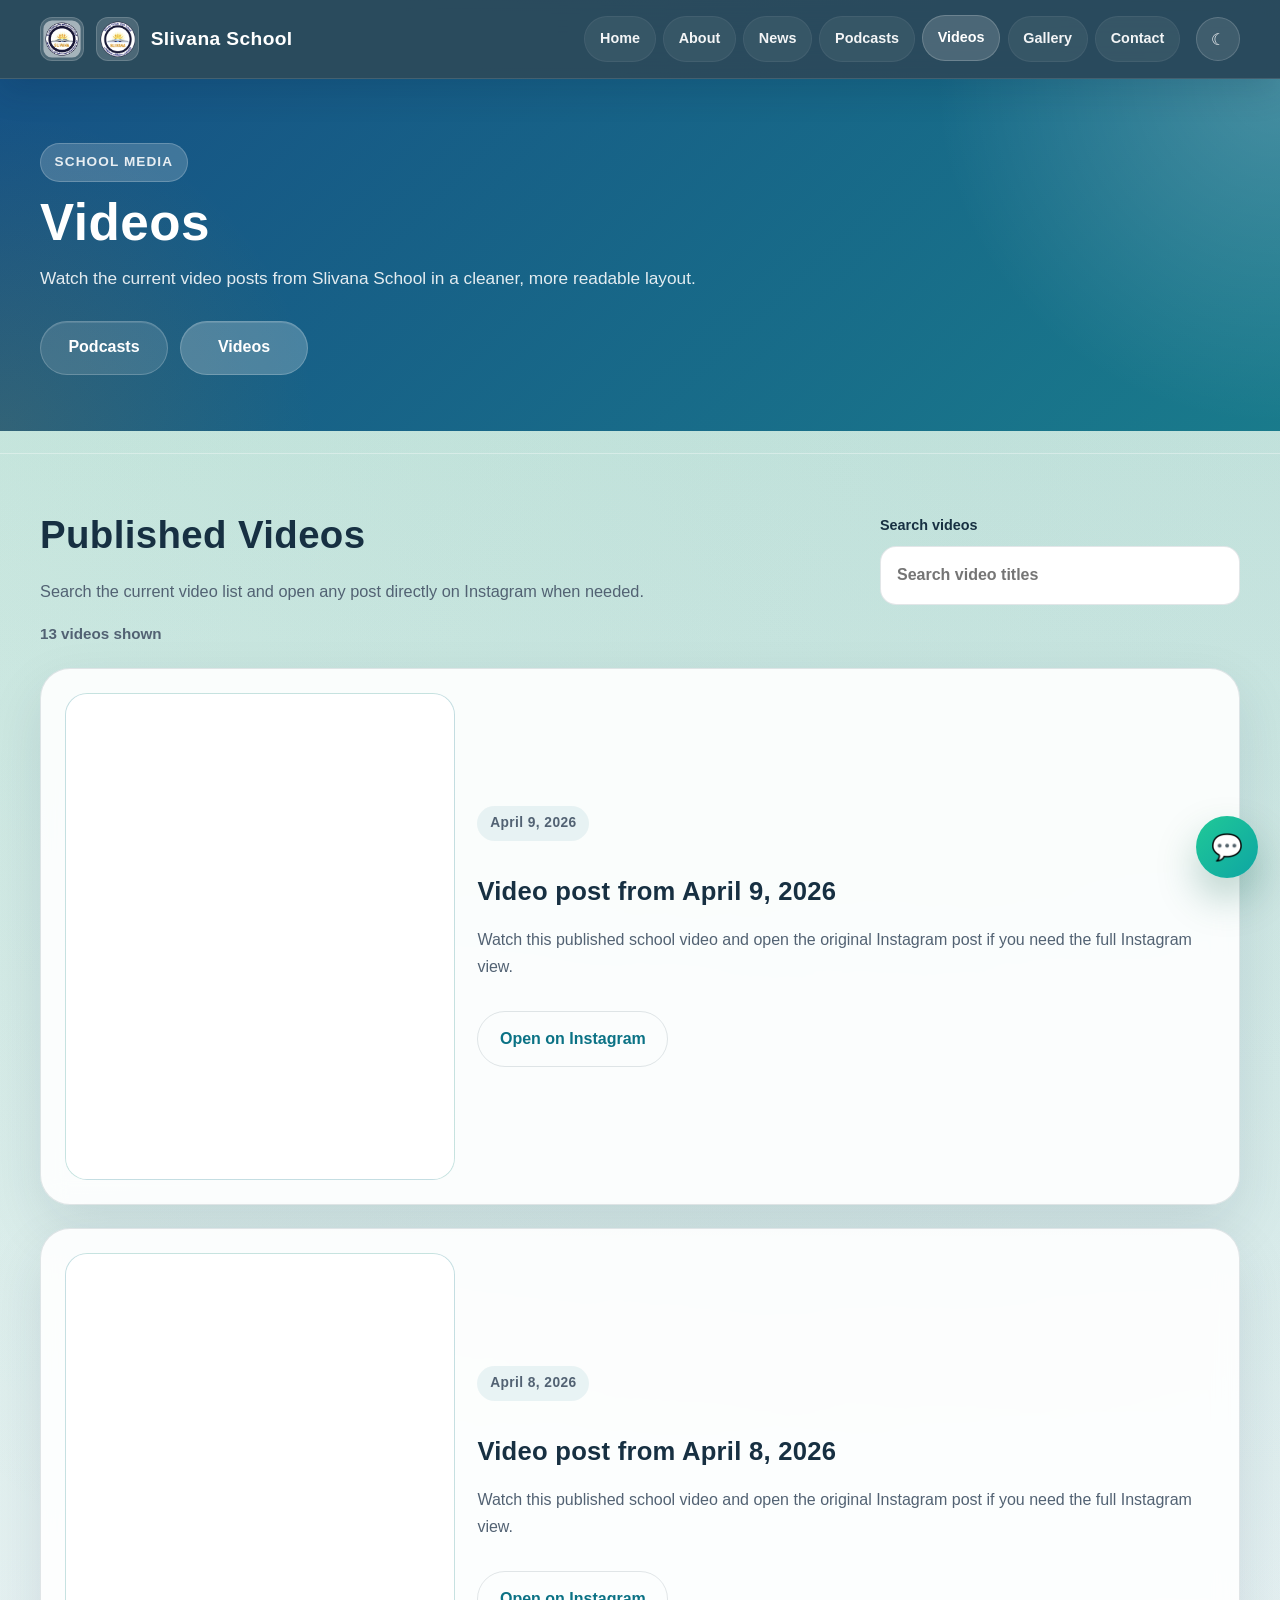
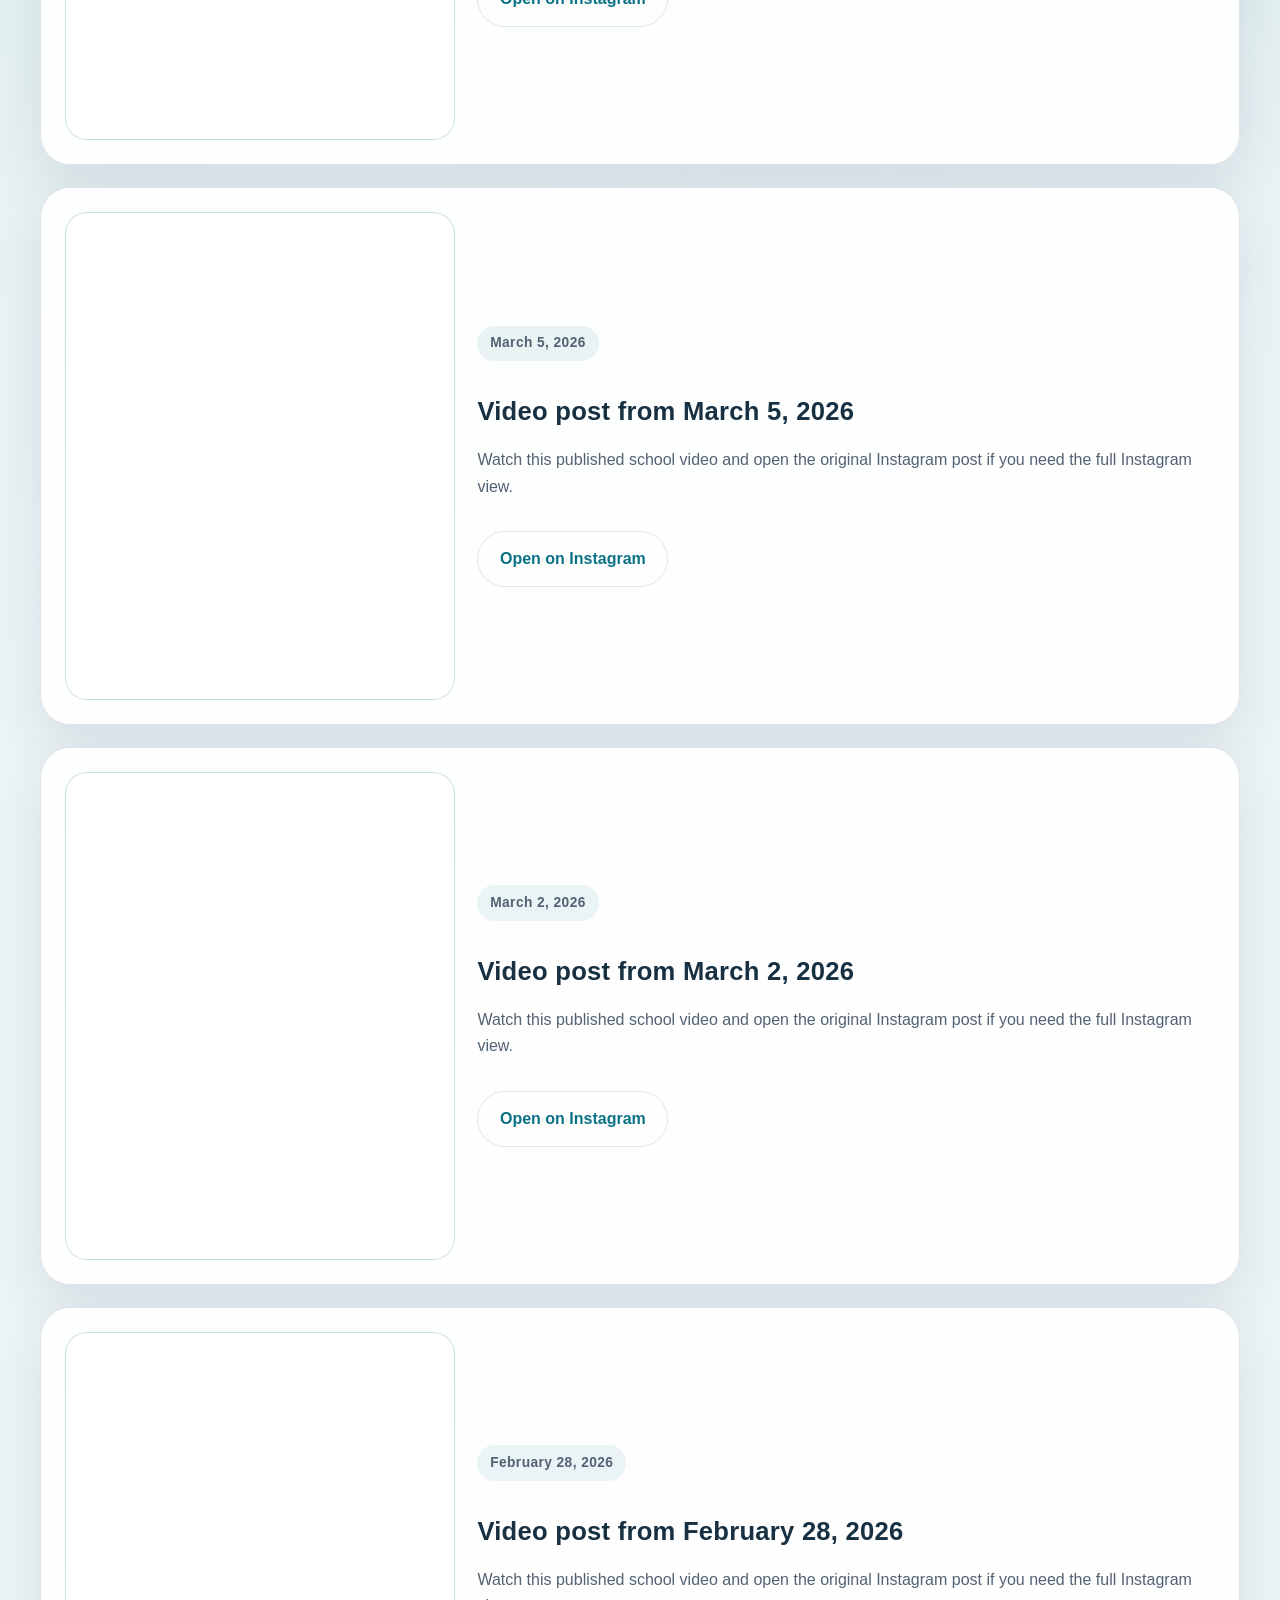
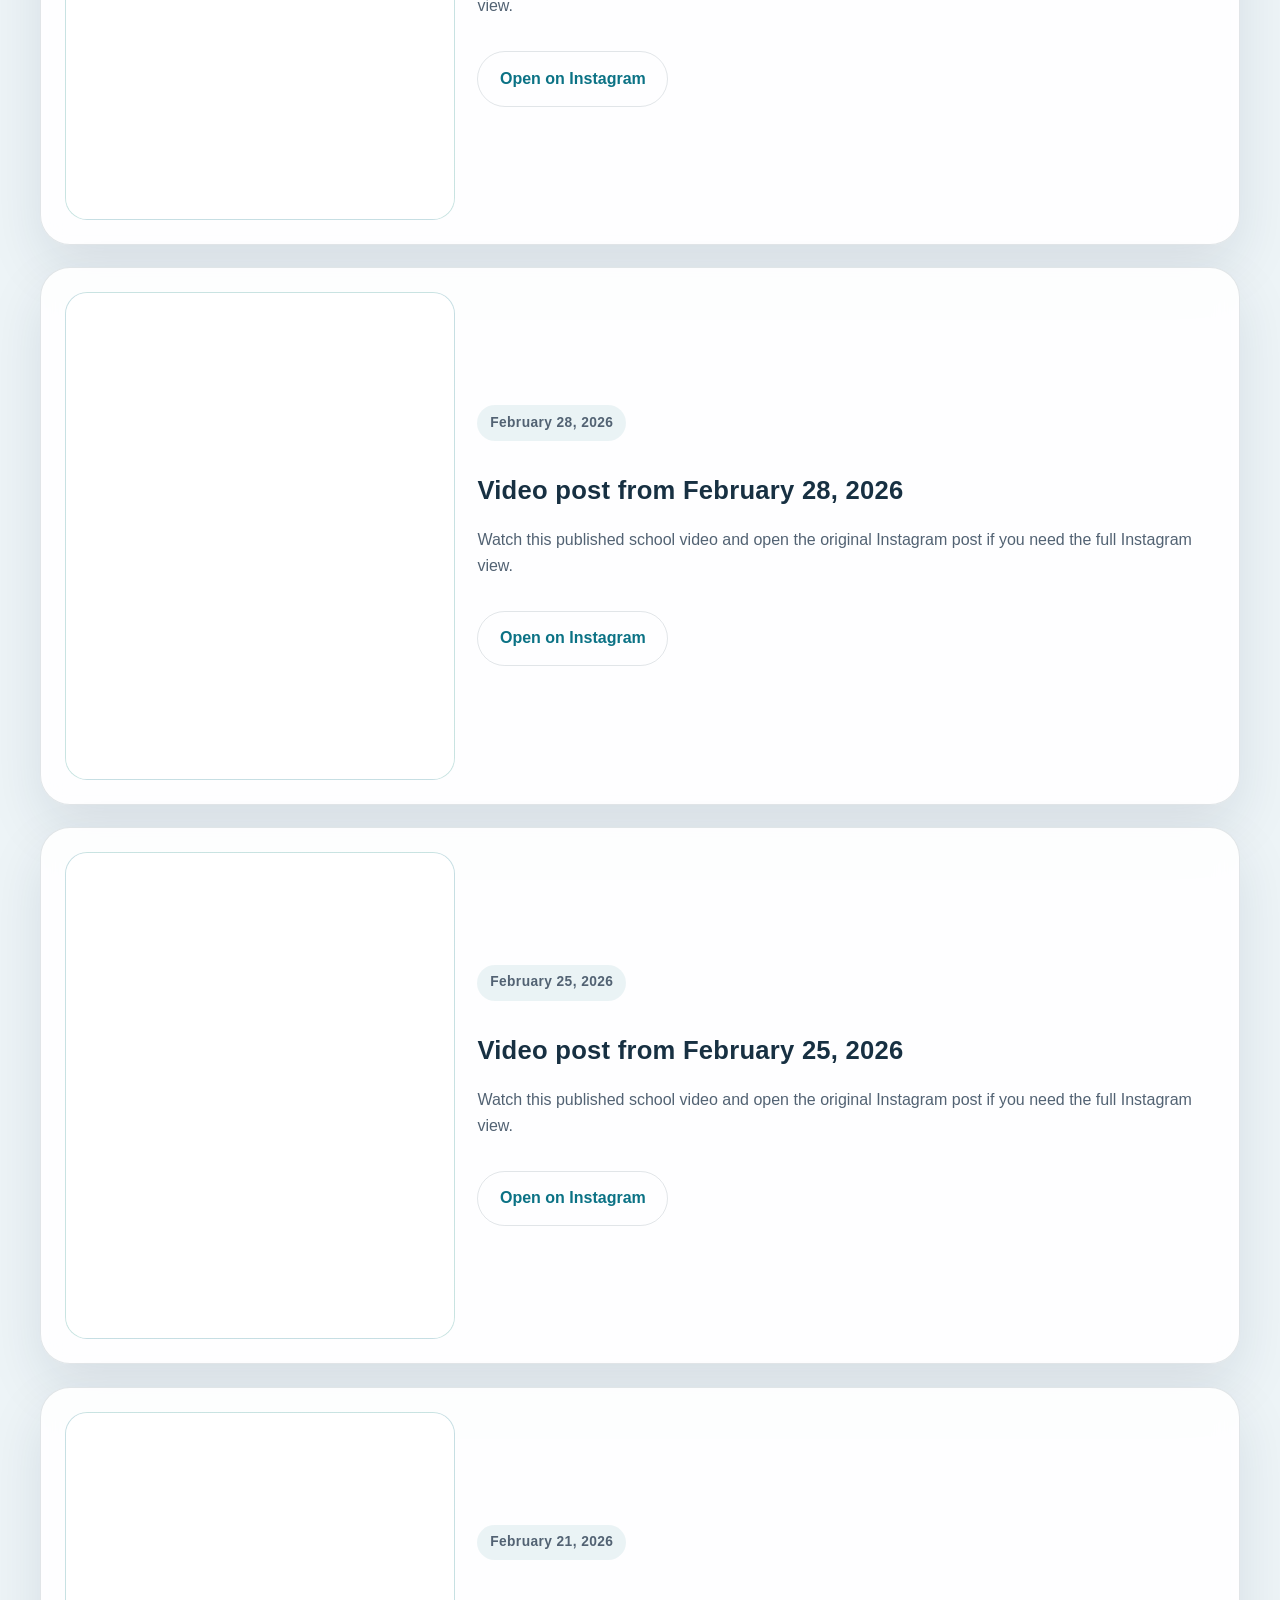
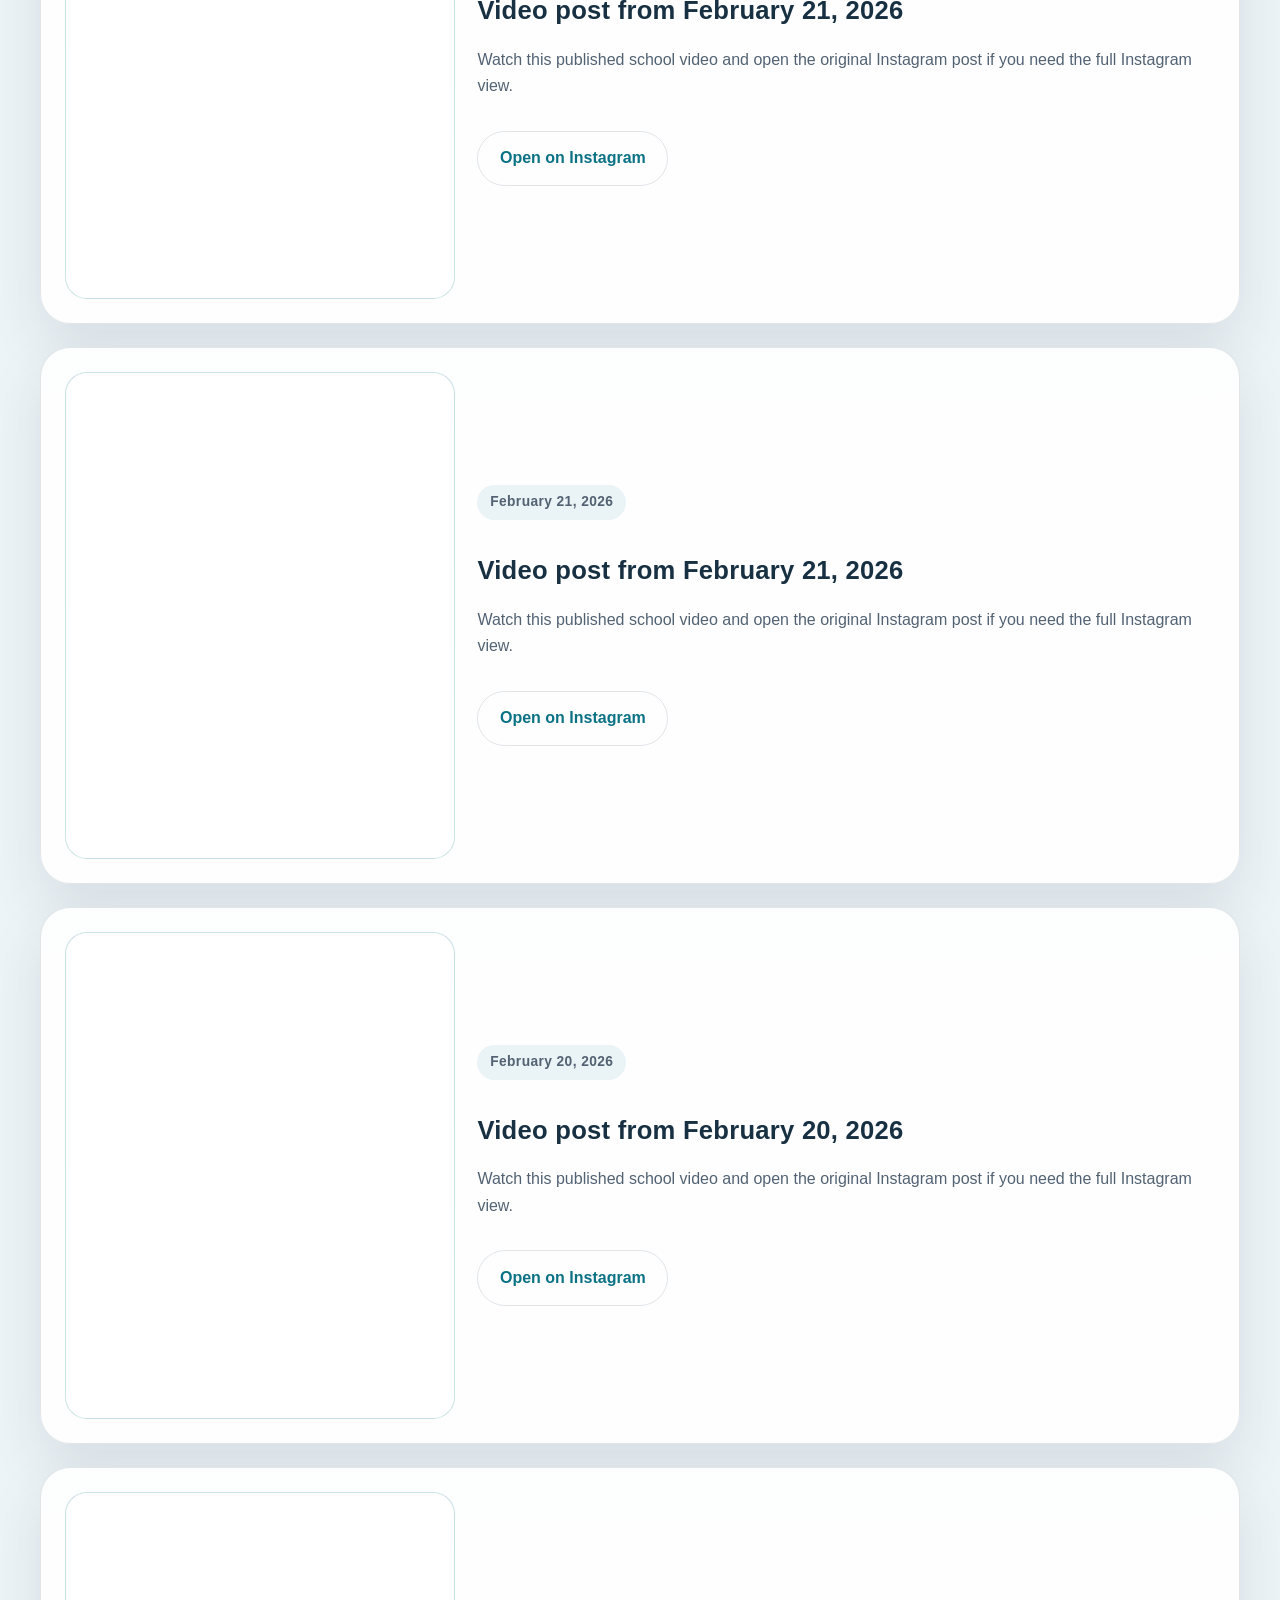
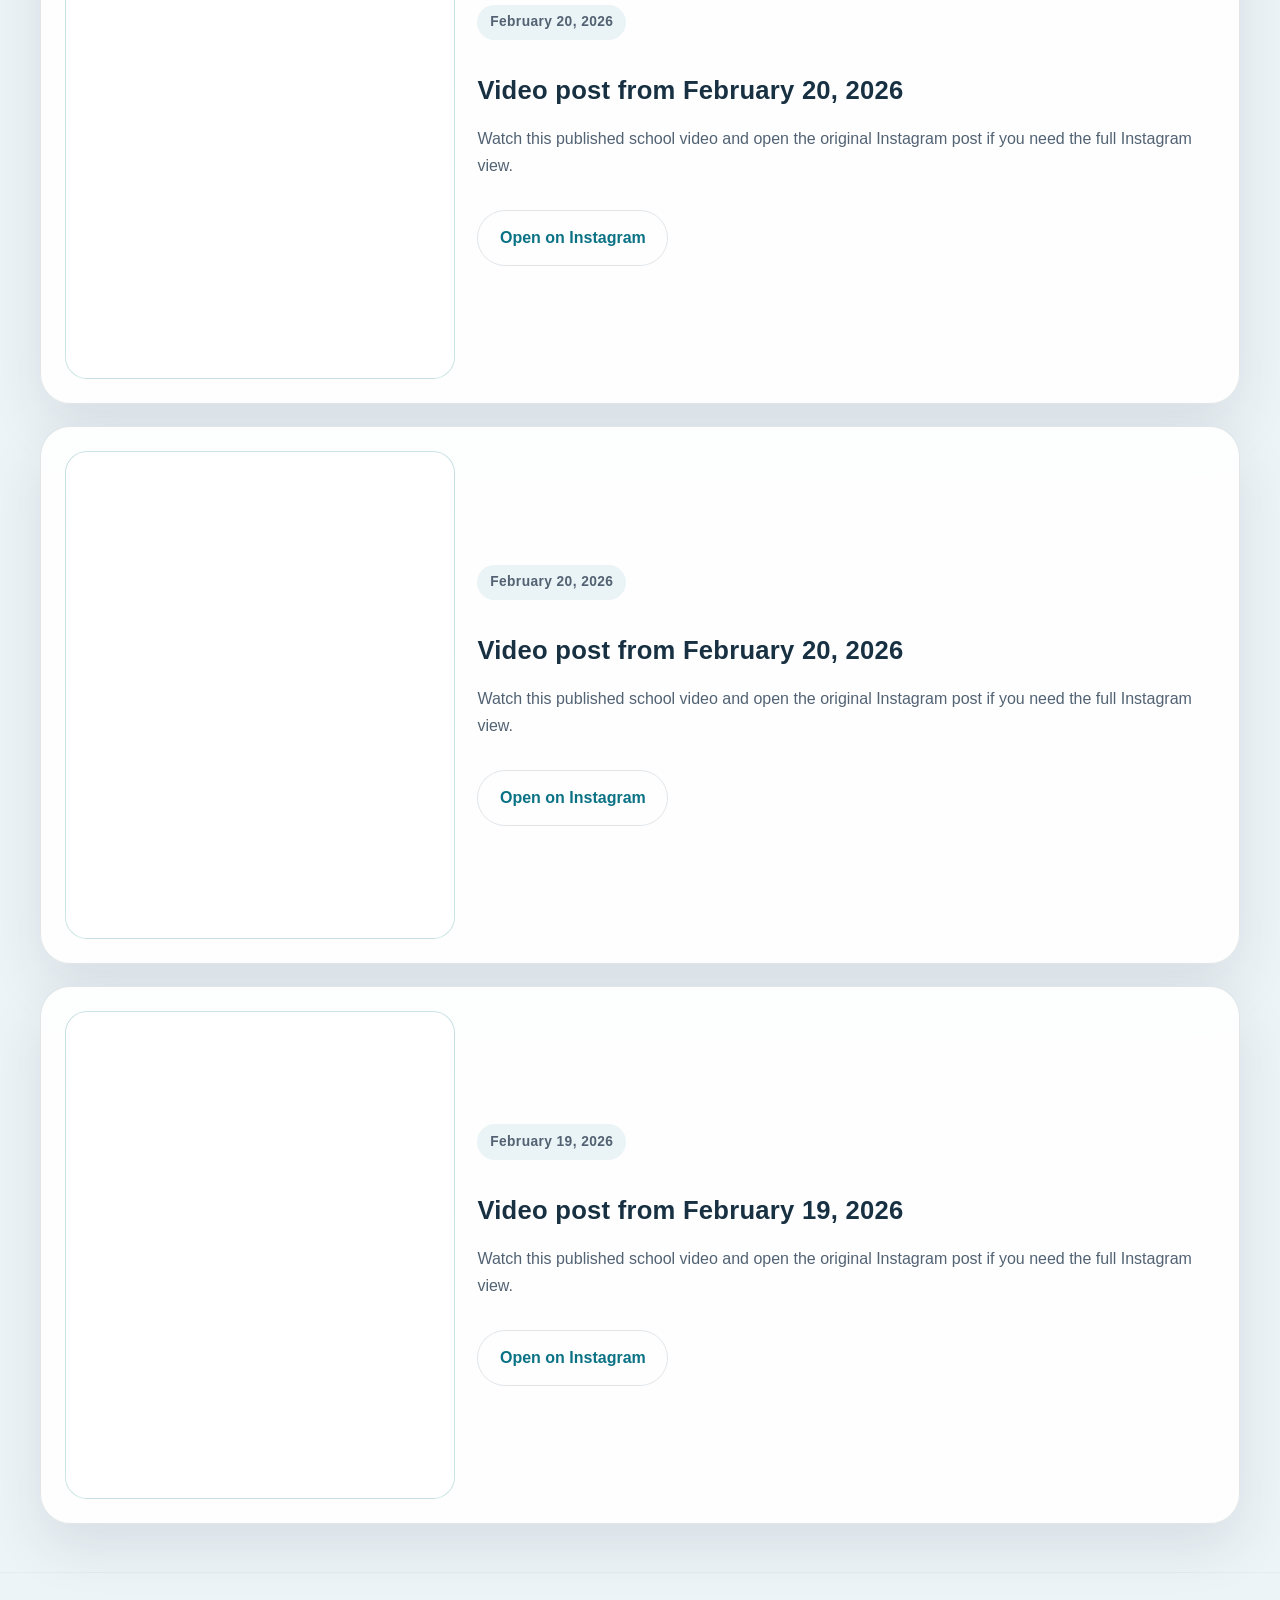
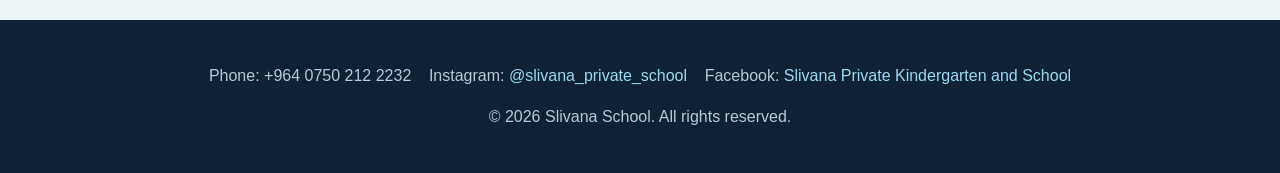
<file: videos.html>
<!DOCTYPE html>
<html lang="en">
<head>
    <meta charset="UTF-8">
    <meta name="viewport" content="width=device-width, initial-scale=1.0">
    <title>Slivana School - Videos</title>
    <link rel="icon" href="assets/logos/Elementry-school-logo.png">
    <link rel="stylesheet" href="css/style.css">
    <link rel="stylesheet" href="css/components.css">
    <link rel="stylesheet" href="css/responsive.css">
</head>
<body>
    <header>
        <div class="container">
            <div class="logo">
                <img src="assets/logos/Elementry-school-logo.png" alt="Slivana Elementary School Logo" class="logo-img">
                <img src="assets/logos/high-school-logo.png" alt="Slivana High School Logo" class="logo-img">
                <h1>Slivana School</h1>
            </div>
            <nav id="site-nav">
                <ul>
                    <li><a href="index.html">Home</a></li>
                    <li><a href="about.html">About</a></li>
                    <li><a href="news.html">News</a></li>
                    <li><a href="podcasts.html">Podcasts</a></li>
                    <li><a href="videos.html">Videos</a></li>
                    <li><a href="gallery.html">Gallery</a></li>
                    <li><a href="contact.html">Contact</a></li>
                </ul>
            </nav>
            <div class="header-actions">
                <button id="theme-toggle" class="theme-toggle" aria-label="Toggle light and dark mode">🌙</button>
                <button class="nav-toggle" type="button" aria-expanded="false" aria-controls="site-nav" aria-label="Toggle navigation">Menu</button>
            </div>
        </div>
    </header>

    <main>
        <section class="page-hero">
            <div class="container">
                <div class="page-hero-content">
                    <p class="eyebrow">School Media</p>
                    <h2>Videos</h2>
                    <p>Watch the current video posts from Slivana School in a cleaner, more readable layout.</p>
                </div>
                <div class="media-tabs" aria-label="School media pages">
                    <a href="podcasts.html" class="media-tab">Podcasts</a>
                    <a href="videos.html" class="media-tab active" aria-current="page">Videos</a>
                </div>
            </div>
        </section>

        <section class="section-shell">
            <div class="container">
                <div class="section-toolbar">
                    <div class="section-header section-header-left">
                        <h3>Published Videos</h3>
                        <p>Search the current video list and open any post directly on Instagram when needed.</p>
                    </div>
                    <div class="search-container">
                        <label class="search-field" for="search-input">
                            <span>Search videos</span>
                            <input type="text" id="search-input" placeholder="Search video titles">
                        </label>
                    </div>
                </div>
                <p id="video-results-summary" class="results-summary" aria-live="polite"></p>
                <div id="videos-container" class="videos-grid-embeds" aria-live="polite"></div>
            </div>
        </section>
    </main>

    <footer>
        <div class="container">
            <div class="contact-info">
                <p>Phone: +964 0750 212 2232</p>
                <p>Instagram: <a href="https://www.instagram.com/slivana_private_school/" target="_blank" rel="noopener noreferrer">@slivana_private_school</a></p>
                <p>Facebook: <a href="https://www.facebook.com/slivanaprivatekindergartenandschool" target="_blank" rel="noopener noreferrer">Slivana Private Kindergarten and School</a></p>
            </div>
            <p>&copy; 2026 Slivana School. All rights reserved.</p>
        </div>
    </footer>

    <script src="js/embed.js"></script>
    <script src="js/videos.js"></script>
    <script src="js/theme.js"></script>

    <a href="https://wa.me/9647502122232" class="whatsapp-btn" target="_blank" rel="noopener noreferrer" aria-label="Chat with Slivana School on WhatsApp">💬</a>
</body>
</html>
</file>
<file: css/style.css>
/* Base */
:root {
    --font-body: "Trebuchet MS", "Avenir Next", "Segoe UI", sans-serif;
    --font-heading: "Gill Sans", "Trebuchet MS", "Segoe UI", sans-serif;
    --bg: #edf4f7;
    --bg-accent: #d7efe5;
    --surface: rgba(255, 255, 255, 0.9);
    --surface-strong: #ffffff;
    --surface-soft: rgba(244, 250, 246, 0.92);
    --text: #173042;
    --text-soft: #526273;
    --line: rgba(23, 48, 66, 0.12);
    --shadow: 0 22px 55px rgba(15, 44, 66, 0.10);
    --shadow-strong: 0 28px 75px rgba(15, 44, 66, 0.16);
    --primary: #0b7285;
    --primary-strong: #0f4c81;
    --secondary: #1f9d78;
    --highlight: #f59e0b;
    --header-surface: rgba(10, 42, 66, 0.82);
    --header-line: rgba(255, 255, 255, 0.12);
    --radius-lg: 30px;
    --radius-md: 22px;
    --radius-sm: 16px;
}

body.dark-mode {
    --bg: #0c1925;
    --bg-accent: #102637;
    --surface: rgba(15, 27, 39, 0.88);
    --surface-strong: #132233;
    --surface-soft: rgba(17, 34, 51, 0.94);
    --text: #e7eef7;
    --text-soft: #abc0d4;
    --line: rgba(231, 238, 247, 0.10);
    --shadow: 0 26px 70px rgba(0, 0, 0, 0.32);
    --shadow-strong: 0 32px 90px rgba(0, 0, 0, 0.38);
    --primary: #3db1c7;
    --primary-strong: #7cc9ff;
    --secondary: #3cbf92;
    --highlight: #fbbf24;
    --header-surface: rgba(7, 16, 28, 0.9);
    --header-line: rgba(255, 255, 255, 0.08);
}

* {
    box-sizing: border-box;
    margin: 0;
    padding: 0;
}

html {
    scroll-behavior: smooth;
}

body {
    font-family: var(--font-body);
    background:
        radial-gradient(circle at top left, rgba(31, 157, 120, 0.10), transparent 28%),
        radial-gradient(circle at top right, rgba(11, 114, 133, 0.12), transparent 24%),
        linear-gradient(180deg, var(--bg-accent) 0%, var(--bg) 22%, var(--bg) 100%);
    color: var(--text);
    line-height: 1.65;
    min-height: 100vh;
    overflow-x: hidden;
    text-rendering: optimizeLegibility;
}

img {
    display: block;
    max-width: 100%;
}

a {
    color: var(--primary);
    text-decoration: none;
}

a:hover {
    color: var(--primary-strong);
}

a:focus-visible,
button:focus-visible,
input:focus-visible,
textarea:focus-visible {
    outline: 3px solid rgba(245, 158, 11, 0.38);
    outline-offset: 3px;
}

main {
    position: relative;
}

section {
    padding: 4.5rem 0;
}

.container {
    width: min(1200px, calc(100% - 2rem));
    margin: 0 auto;
}

.eyebrow {
    display: inline-flex;
    align-items: center;
    gap: 0.45rem;
    padding: 0.45rem 0.85rem;
    border-radius: 999px;
    background: rgba(255, 255, 255, 0.18);
    border: 1px solid rgba(255, 255, 255, 0.2);
    color: inherit;
    font-size: 0.85rem;
    font-weight: 700;
    letter-spacing: 0.08em;
    text-transform: uppercase;
}

.section-shell {
    position: relative;
}

.section-shell::before {
    content: "";
    position: absolute;
    inset: 1.4rem 0;
    border-top: 1px solid rgba(255, 255, 255, 0.35);
    border-bottom: 1px solid rgba(23, 48, 66, 0.04);
    pointer-events: none;
}

.section-shell > .container {
    position: relative;
    z-index: 1;
}

.section-header {
    text-align: center;
    max-width: 700px;
    margin: 0 auto 2.2rem;
}

.section-header-left {
    margin: 0;
    text-align: left;
}

.section-header-tight {
    margin-top: 3rem;
}

.section-header h3,
.page-hero h2,
.hero h2,
footer h4,
.quick-link-card h4,
.feature-card h4,
.media-details h4,
.news-card h4,
.info-card h4,
.contact-info-box h4,
.contact-form-box h4,
.state-card h4,
.gallery-placeholder-card h4 {
    font-family: var(--font-heading);
    font-weight: 700;
    letter-spacing: 0.01em;
}

.section-header h3 {
    font-size: clamp(2rem, 3vw, 2.8rem);
    margin-bottom: 0.75rem;
}

.section-header p,
.results-summary {
    color: var(--text-soft);
}

.section-header p {
    font-size: 1.02rem;
}

.section-toolbar {
    display: flex;
    align-items: end;
    justify-content: space-between;
    gap: 1.5rem;
    margin-bottom: 1rem;
}

.results-summary {
    min-height: 1.5rem;
    margin: 0 0 1.35rem;
    font-size: 0.95rem;
    font-weight: 600;
}

.section-actions {
    display: flex;
    justify-content: center;
    margin-top: 2rem;
}

/* Header */
header {
    position: sticky;
    top: 0;
    z-index: 100;
    backdrop-filter: blur(18px);
    background: var(--header-surface);
    border-bottom: 1px solid var(--header-line);
    box-shadow: 0 12px 34px rgba(8, 31, 53, 0.14);
}

body.dark-mode header {
    background: var(--header-surface);
}

header .container {
    display: grid;
    grid-template-columns: auto minmax(0, 1fr) auto;
    align-items: center;
    gap: 1rem;
    min-height: 78px;
    position: relative;
}

.logo {
    display: flex;
    align-items: center;
    gap: 0.72rem;
    min-width: 0;
}

.logo-img {
    width: auto;
    height: 44px;
    border-radius: 12px;
    background: rgba(255, 255, 255, 0.16);
    border: 1px solid rgba(255, 255, 255, 0.16);
    padding: 0.15rem;
}

.logo h1 {
    color: #ffffff;
    font-family: var(--font-heading);
    font-size: 1.2rem;
    letter-spacing: 0.02em;
}

nav ul {
    list-style: none;
    display: flex;
    flex-wrap: wrap;
    justify-content: flex-end;
    gap: 0.45rem;
}

nav {
    justify-self: stretch;
}

nav a {
    display: inline-flex;
    align-items: center;
    justify-content: center;
    min-height: 42px;
    padding: 0.62rem 0.92rem;
    border-radius: 999px;
    color: rgba(255, 255, 255, 0.94);
    background: rgba(255, 255, 255, 0.06);
    border: 1px solid rgba(255, 255, 255, 0.06);
    font-size: 0.9rem;
    font-weight: 700;
    transition: transform 0.25s ease, background 0.25s ease, border-color 0.25s ease, color 0.25s ease;
}

nav a:hover,
nav a.active {
    color: #ffffff;
    background: rgba(255, 255, 255, 0.16);
    border-color: rgba(255, 255, 255, 0.18);
    transform: translateY(-1px);
}

.header-actions {
    display: flex;
    align-items: center;
    justify-content: flex-end;
    gap: 0.65rem;
    flex-shrink: 0;
}

.theme-toggle {
    appearance: none;
    border: 1px solid rgba(255, 255, 255, 0.16);
    background: rgba(255, 255, 255, 0.1);
    color: #ffffff;
    width: 44px;
    height: 44px;
    border-radius: 50%;
    cursor: pointer;
    font-size: 1rem;
    transition: transform 0.25s ease, background 0.25s ease;
}

.theme-toggle:hover {
    transform: translateY(-1px);
    background: rgba(255, 255, 255, 0.2);
}

.nav-toggle {
    display: none;
    appearance: none;
    border: 1px solid rgba(255, 255, 255, 0.16);
    background: rgba(255, 255, 255, 0.1);
    color: #ffffff;
    min-height: 44px;
    padding: 0.68rem 1rem;
    border-radius: 999px;
    cursor: pointer;
    font: inherit;
    font-weight: 700;
    transition: transform 0.25s ease, background 0.25s ease;
}

.nav-toggle:hover {
    transform: translateY(-1px);
    background: rgba(255, 255, 255, 0.2);
}

/* Hero */
.hero,
.page-hero {
    overflow: hidden;
    position: relative;
}

.hero::before,
.page-hero::before {
    content: "";
    position: absolute;
    inset: 0;
    background:
        radial-gradient(circle at top right, rgba(255, 255, 255, 0.20), transparent 26%),
        radial-gradient(circle at bottom left, rgba(245, 158, 11, 0.12), transparent 24%);
    pointer-events: none;
}

.hero {
    background: linear-gradient(135deg, #0f4c81 0%, #0b7285 45%, #1f9d78 100%);
    color: #ffffff;
    padding-top: 5rem;
    padding-bottom: 4rem;
}

.page-hero {
    background: linear-gradient(135deg, rgba(15, 76, 129, 0.96), rgba(11, 114, 133, 0.92));
    color: #ffffff;
    padding-top: 4rem;
    padding-bottom: 3.5rem;
}

.hero p,
.page-hero p {
    color: rgba(255, 255, 255, 0.88);
}

.hero .container,
.page-hero .container {
    position: relative;
    z-index: 1;
}

.hero-layout {
    display: grid;
    grid-template-columns: minmax(0, 1.2fr) minmax(290px, 0.8fr);
    gap: 2.4rem;
    align-items: center;
}

.hero-content h2,
.page-hero h2 {
    font-size: clamp(2.55rem, 5vw, 4.4rem);
    line-height: 1;
    margin: 0.95rem 0 1rem;
}

.page-hero-content {
    max-width: 780px;
}

.page-hero h2 {
    font-size: clamp(2.1rem, 4vw, 3.5rem);
}

.hero-content > p:last-of-type,
.page-hero p:last-of-type {
    max-width: 720px;
    font-size: 1.08rem;
}

.hero-badges {
    display: flex;
    flex-wrap: wrap;
    gap: 0.85rem;
    margin: 1.6rem 0 2rem;
}

.hero-badges span {
    display: inline-flex;
    align-items: center;
    padding: 0.72rem 1rem;
    border-radius: 999px;
    background: rgba(255, 255, 255, 0.12);
    border: 1px solid rgba(255, 255, 255, 0.18);
    font-weight: 600;
    box-shadow: inset 0 1px 0 rgba(255, 255, 255, 0.12);
}

.hero-buttons,
.cta-buttons {
    display: flex;
    flex-wrap: wrap;
    gap: 0.9rem;
}

.hero .btn-secondary,
.page-hero .btn-secondary {
    color: #ffffff;
    background: rgba(255, 255, 255, 0.08);
    border-color: rgba(255, 255, 255, 0.24);
}

.hero .btn-secondary:hover,
.page-hero .btn-secondary:hover {
    color: #ffffff;
    background: rgba(255, 255, 255, 0.16);
}

.hero-panel {
    padding: 1.55rem;
    border-radius: var(--radius-lg);
    background: linear-gradient(180deg, rgba(8, 30, 47, 0.3), rgba(8, 30, 47, 0.18));
    border: 1px solid rgba(255, 255, 255, 0.14);
    box-shadow: var(--shadow);
}

.hero-panel h3 {
    font-size: 1.55rem;
    margin-bottom: 1rem;
}

.hero-panel-list {
    list-style: none;
    display: grid;
    gap: 1rem;
}

.hero-panel-list li {
    display: grid;
    gap: 0.3rem;
    padding: 0.95rem 1rem;
    border-radius: 18px;
    background: rgba(255, 255, 255, 0.08);
    box-shadow: inset 0 1px 0 rgba(255, 255, 255, 0.08);
}

.hero-panel-list strong {
    font-size: 0.9rem;
    text-transform: uppercase;
    letter-spacing: 0.08em;
}

.hero-panel-list a,
.hero-panel-list span {
    color: #ffffff;
}

.media-tabs {
    display: inline-flex;
    flex-wrap: wrap;
    gap: 0.75rem;
    margin-top: 1.75rem;
}

.why-choose {
    background: linear-gradient(180deg, transparent 0%, rgba(11, 114, 133, 0.05) 100%);
}

.media-tab {
    display: inline-flex;
    align-items: center;
    justify-content: center;
    min-width: 128px;
    padding: 0.8rem 1.1rem;
    border-radius: 999px;
    background: rgba(255, 255, 255, 0.12);
    border: 1px solid rgba(255, 255, 255, 0.2);
    color: #ffffff;
    font-weight: 700;
    box-shadow: inset 0 1px 0 rgba(255, 255, 255, 0.12);
}

.media-tab:hover,
.media-tab.active {
    background: rgba(255, 255, 255, 0.22);
    color: #ffffff;
}

/* Layout helpers */
.split-layout {
    display: grid;
    grid-template-columns: minmax(0, 1.3fr) minmax(260px, 0.9fr);
    gap: 1.6rem;
    align-items: start;
}

.info-stack {
    display: grid;
    gap: 1.2rem;
}

.contact-wrapper {
    display: grid;
    grid-template-columns: repeat(2, minmax(0, 1fr));
    gap: 1.5rem;
}

/* Footer */
footer {
    margin-top: 1.5rem;
    background: #0e2233;
    color: #dce7f3;
    padding: 2.7rem 0;
}

body.dark-mode footer {
    background: #07121d;
}

footer .container {
    display: grid;
    gap: 0.9rem;
    text-align: center;
}

.contact-info {
    display: flex;
    flex-wrap: wrap;
    align-items: center;
    justify-content: center;
    gap: 0.5rem 1.1rem;
}

footer p {
    color: #b8c9d8;
}

footer a {
    color: #9bdaf2;
}

.whatsapp-btn {
    position: fixed;
    right: 22px;
    bottom: 22px;
    width: 62px;
    height: 62px;
    display: grid;
    place-items: center;
    border-radius: 50%;
    background: linear-gradient(135deg, #20c997, #0ea5a3);
    color: #ffffff;
    font-size: 1.6rem;
    box-shadow: 0 20px 40px rgba(6, 95, 70, 0.28);
    z-index: 90;
}

.whatsapp-btn:hover {
    color: #ffffff;
    transform: translateY(-2px);
}

/* Motion */
header,
.hero-content,
.hero-panel,
.page-hero-content,
.section-header,
.feature-card,
.news-card,
.quick-link-card,
.media-card,
.info-card,
.contact-info-box,
.contact-form-box,
.gallery-placeholder-card {
    animation: riseIn 0.55s ease both;
}

@keyframes riseIn {
    from {
        opacity: 0;
        transform: translateY(18px);
    }

    to {
        opacity: 1;
        transform: translateY(0);
    }
}

@media (prefers-reduced-motion: reduce) {
    html {
        scroll-behavior: auto;
    }

    *,
    *::before,
    *::after {
        animation: none !important;
        transition: none !important;
    }
}
</file>
<file: css/components.css>
/* Buttons */
.btn,
.contact-form-box button {
    display: inline-flex;
    align-items: center;
    justify-content: center;
    min-height: 48px;
    padding: 0.85rem 1.35rem;
    border-radius: 999px;
    border: 1px solid transparent;
    background: linear-gradient(135deg, var(--secondary), var(--primary));
    color: #ffffff;
    font-weight: 700;
    font-family: inherit;
    cursor: pointer;
    box-shadow: 0 18px 34px rgba(11, 114, 133, 0.16);
    transition: transform 0.25s ease, box-shadow 0.25s ease, background 0.25s ease;
}

.btn:hover,
.contact-form-box button:hover {
    color: #ffffff;
    transform: translateY(-2px);
    box-shadow: 0 20px 40px rgba(11, 114, 133, 0.22);
}

.btn-secondary {
    background: transparent;
    color: var(--primary);
    border-color: var(--line);
    box-shadow: none;
}

.btn-secondary:hover {
    color: var(--primary-strong);
    background: rgba(11, 114, 133, 0.08);
    box-shadow: none;
}

body.dark-mode .btn-secondary {
    color: #dff7ff;
    border-color: var(--line);
    background: rgba(255, 255, 255, 0.03);
}

body.dark-mode .btn-secondary:hover {
    background: rgba(255, 255, 255, 0.08);
}

/* Cards */
.feature-card,
.news-card,
.quick-link-card,
.info-card,
.about-text,
.contact-info-box,
.contact-form-box,
.media-card,
.gallery-placeholder-card,
.state-card,
.cta-content {
    background: var(--surface);
    border: 1px solid var(--line);
    border-radius: var(--radius-lg);
    box-shadow: var(--shadow);
    backdrop-filter: blur(12px);
    min-width: 0;
}

.feature-card,
.info-card,
.gallery-placeholder-card,
.state-card,
.cta-content {
    padding: 1.6rem;
}

.about-text,
.contact-info-box,
.contact-form-box,
.media-card {
    padding: 1.5rem;
}

.feature-card,
.news-card,
.quick-link-card,
.media-card,
.gallery-placeholder-card,
.gallery-card {
    transition: transform 0.28s ease, box-shadow 0.28s ease, border-color 0.28s ease;
}

.feature-card:hover,
.news-card:hover,
.quick-link-card:hover,
.media-card:hover,
.gallery-placeholder-card:hover {
    transform: translateY(-4px);
    box-shadow: var(--shadow-strong);
    border-color: rgba(11, 114, 133, 0.24);
}

.feature-icon,
.quick-link-icon {
    display: inline-grid;
    place-items: center;
    width: 60px;
    height: 60px;
    border-radius: 18px;
    background: linear-gradient(135deg, rgba(11, 114, 133, 0.14), rgba(31, 157, 120, 0.14));
    font-size: 1.7rem;
    margin-bottom: 1rem;
    box-shadow: inset 0 1px 0 rgba(255, 255, 255, 0.35);
}

.quick-link-icon {
    margin-bottom: 1.2rem;
}

.feature-card h4,
.quick-link-card h4,
.info-card h4,
.gallery-placeholder-card h4,
.cta-content h3 {
    font-size: 1.35rem;
    margin-bottom: 0.65rem;
}

.feature-card p,
.quick-link-card p,
.info-card p,
.about-text p,
.gallery-placeholder-card p,
.contact-info-box p,
.contact-form-box p,
.media-details p,
.news-card p,
.state-card p,
.cta-content p {
    color: var(--text-soft);
}

.about-text {
    display: grid;
    gap: 1rem;
}

.meta-label {
    display: inline-flex;
    align-items: center;
    width: fit-content;
    padding: 0.4rem 0.8rem;
    border-radius: 999px;
    background: rgba(11, 114, 133, 0.08);
    color: var(--primary);
    font-size: 0.86rem;
    font-weight: 700;
    letter-spacing: 0.03em;
    margin-bottom: 0.85rem;
}

/* Grids */
.features-grid,
.news-grid,
.quick-links-grid,
.gallery-grid,
.gallery-posts,
.podcasts-embeds,
.videos-grid-embeds {
    display: grid;
    gap: 1.4rem;
}

.features-grid {
    grid-template-columns: repeat(auto-fit, minmax(220px, 1fr));
}

.news-grid {
    grid-template-columns: repeat(auto-fit, minmax(260px, 1fr));
}

.quick-links-grid {
    grid-template-columns: repeat(auto-fit, minmax(220px, 1fr));
}

.quick-links-grid-compact {
    margin-top: 1.5rem;
}

.gallery-grid {
    grid-template-columns: repeat(auto-fit, minmax(260px, 1fr));
}

.gallery-posts {
    grid-template-columns: repeat(auto-fit, minmax(280px, 1fr));
}

.gallery-grid-placeholder {
    margin-bottom: 1.5rem;
}

.podcasts-embeds,
.videos-grid-embeds {
    grid-template-columns: 1fr;
}

.news-card,
.quick-link-card {
    display: block;
    padding: 1.5rem;
}

.feature-card,
.quick-link-card,
.info-card,
.news-card,
.gallery-placeholder-card {
    position: relative;
    overflow: hidden;
}

.feature-card::after,
.quick-link-card::after,
.info-card::after,
.news-card::after,
.gallery-placeholder-card::after {
    content: "";
    position: absolute;
    inset: auto -20% -40% 35%;
    height: 120px;
    background: radial-gradient(circle, rgba(11, 114, 133, 0.1), transparent 68%);
    pointer-events: none;
}

.quick-link-card {
    color: var(--text);
}

.quick-link-card:hover {
    color: var(--text);
}

.news-card h4 {
    font-size: 1.25rem;
    margin-bottom: 0.65rem;
}

.news-card-full {
    min-height: 100%;
}

.news-card-full p:last-child {
    margin-top: 0.9rem;
}

.news-card-content {
    color: var(--text-soft);
    margin-top: 0.9rem;
}

.news-card-actions,
.media-actions,
.contact-actions,
.contact-form-actions,
.gallery-card-details {
    display: flex;
    margin-top: 1rem;
}

.news-card-actions,
.media-actions,
.contact-actions,
.contact-form-actions {
    gap: 0.75rem;
    flex-wrap: wrap;
}

.gallery-card-details {
    justify-content: space-between;
    align-items: center;
    gap: 1rem;
    flex-wrap: wrap;
}

.gallery-card-copy {
    display: grid;
    gap: 0.45rem;
    min-width: 0;
}

.gallery-card-copy .meta-label {
    margin-bottom: 0;
}

.gallery-card-copy h4 {
    font-size: 1.15rem;
}

/* Search */
.search-container {
    width: min(360px, 100%);
}

.search-field {
    display: grid;
    gap: 0.5rem;
    font-weight: 700;
    color: var(--text);
}

.search-field span {
    font-size: 0.9rem;
}

.search-field input,
.form-group input,
.form-group textarea {
    width: 100%;
    padding: 0.95rem 1rem;
    border-radius: var(--radius-sm);
    border: 1px solid var(--line);
    background: var(--surface-strong);
    color: var(--text);
    font: inherit;
    transition: border-color 0.25s ease, box-shadow 0.25s ease, background 0.25s ease;
}

.search-field input:focus,
.form-group input:focus,
.form-group textarea:focus {
    outline: none;
    border-color: rgba(11, 114, 133, 0.45);
    box-shadow: 0 0 0 4px rgba(11, 114, 133, 0.12);
}

.form-group {
    display: grid;
    gap: 0.45rem;
}

.form-group label {
    font-weight: 700;
    color: var(--text);
}

.form-group textarea {
    min-height: 160px;
    resize: vertical;
}

.contact-form-box form {
    display: grid;
    gap: 1rem;
    margin-top: 1rem;
}

.contact-info-box,
.contact-form-box {
    display: grid;
    gap: 0.85rem;
}

.contact-info-box h4,
.contact-form-box h4 {
    font-size: 1.3rem;
}

.contact-info-box strong {
    color: var(--text);
}

.contact-info-box a,
.hero-panel-list a,
.contact-info a,
footer a,
.news-card h4,
.media-details h4,
.gallery-card-copy h4 {
    overflow-wrap: anywhere;
}

.feature-card p,
.quick-link-card p,
.info-card p,
.about-text p,
.contact-info-box p,
.contact-form-box p,
.media-details p,
.news-card p,
.news-card-content,
.state-card p,
.cta-content p,
.hero-panel-list li,
footer p {
    overflow-wrap: anywhere;
}

.form-helper,
.contact-status {
    font-size: 0.94rem;
    color: var(--text-soft);
}

.contact-status {
    min-height: 1.5rem;
    margin-top: 0.25rem;
    font-weight: 600;
}

.contact-status.is-error {
    color: #b42318;
}

/* Media cards */
.media-card {
    display: grid;
    grid-template-columns: minmax(260px, 390px) minmax(0, 1fr);
    gap: 1.4rem;
    align-items: center;
    position: relative;
    overflow: hidden;
}

.media-frame {
    display: flex;
    align-items: stretch;
    justify-content: center;
    min-height: 320px;
    aspect-ratio: 4 / 5;
    border-radius: var(--radius-md);
    overflow: hidden;
    background: linear-gradient(180deg, rgba(11, 114, 133, 0.12), rgba(31, 157, 120, 0.12));
    border: 1px solid rgba(11, 114, 133, 0.12);
}

.media-frame iframe {
    width: 100%;
    height: 100%;
    min-height: 100%;
    border: 0;
    display: block;
    background: #ffffff;
}

.media-details {
    display: grid;
    align-content: center;
    gap: 0.95rem;
    position: relative;
    z-index: 1;
}

.media-details h4 {
    font-size: clamp(1.45rem, 2vw, 1.9rem);
}

.card-video-details .btn,
.podcast-details .btn {
    width: fit-content;
}

.embed-fallback {
    display: grid;
    place-items: center;
    text-align: center;
    gap: 0.6rem;
    padding: 2rem;
    color: var(--text-soft);
}

.embed-fallback h4 {
    color: var(--text);
    font-size: 1.2rem;
}

.gallery-card {
    background: var(--surface);
    border: 1px solid var(--line);
    border-radius: var(--radius-lg);
    box-shadow: var(--shadow);
    padding: 1.2rem;
    display: grid;
    gap: 1rem;
    position: relative;
    overflow: hidden;
}

.gallery-card:hover {
    transform: translateY(-4px);
    box-shadow: var(--shadow-strong);
    border-color: rgba(11, 114, 133, 0.24);
}

.gallery-card-frame {
    min-height: 320px;
    aspect-ratio: 4 / 5;
    border-radius: var(--radius-md);
    overflow: hidden;
    background: linear-gradient(180deg, rgba(11, 114, 133, 0.12), rgba(31, 157, 120, 0.12));
    border: 1px solid rgba(11, 114, 133, 0.12);
}

.gallery-card-frame iframe {
    width: 100%;
    height: 100%;
    min-height: 100%;
    border: 0;
    display: block;
    background: #ffffff;
}

/* States */
.state-card {
    display: grid;
    gap: 0.7rem;
    min-height: 180px;
    align-content: center;
    text-align: center;
    grid-column: 1 / -1;
}

.cta-content {
    display: grid;
    gap: 1rem;
    justify-items: center;
    text-align: center;
    max-width: 760px;
    margin: 0 auto;
    background: linear-gradient(135deg, rgba(11, 114, 133, 0.10), rgba(31, 157, 120, 0.08));
}

.cta-content .btn {
    min-width: 190px;
}

.state-card-loading::after {
    content: "";
    width: 52px;
    height: 52px;
    margin: 0.5rem auto 0;
    border-radius: 50%;
    border: 4px solid rgba(11, 114, 133, 0.15);
    border-top-color: var(--primary);
    animation: spin 0.8s linear infinite;
}

@keyframes spin {
    to {
        transform: rotate(360deg);
    }
}
</file>
<file: css/responsive.css>
@media (max-width: 1080px) {
    header .container {
        grid-template-columns: auto minmax(0, 1fr) auto;
        gap: 0.75rem;
    }

    .hero-layout,
    .split-layout,
    .contact-wrapper,
    .media-card {
        grid-template-columns: 1fr;
    }

    .hero-content,
    .page-hero-content {
        text-align: left;
        margin: 0 auto;
    }

    .hero-badges,
    .hero-buttons,
    .cta-buttons,
    .media-tabs {
        justify-content: flex-start;
    }

    .section-toolbar {
        align-items: stretch;
        flex-direction: column;
    }

    .search-container {
        width: 100%;
    }

    .gallery-posts {
        grid-template-columns: 1fr;
    }
}

@media (max-width: 940px) {
    body.nav-open {
        overflow: hidden;
    }

    header .container {
        grid-template-columns: minmax(0, 1fr) auto;
        gap: 0.65rem;
        padding: 0.68rem 0;
        min-height: auto;
    }

    .logo {
        flex-wrap: nowrap;
        min-width: 0;
        gap: 0.55rem;
    }

    .logo h1 {
        width: auto;
        min-width: 0;
        text-align: left;
        white-space: nowrap;
        overflow: hidden;
        text-overflow: ellipsis;
        font-size: 1.02rem;
    }

    nav {
        display: none;
        position: absolute;
        top: calc(100% + 0.65rem);
        left: 0;
        right: 0;
        width: 100%;
        padding: 0.9rem;
        background: rgba(10, 42, 66, 0.98);
        border: 1px solid rgba(255, 255, 255, 0.12);
        border-radius: 24px;
        box-shadow: 0 22px 48px rgba(8, 31, 53, 0.3);
        backdrop-filter: blur(18px);
        z-index: 120;
    }

    nav.is-open {
        display: block;
    }

    body.dark-mode nav {
        background: rgba(10, 19, 31, 0.98);
    }

    nav ul {
        gap: 0.5rem;
        display: grid;
        grid-template-columns: repeat(2, minmax(0, 1fr));
        padding-top: 0;
    }

    nav a {
        width: 100%;
        min-height: 44px;
        padding: 0.72rem 0.8rem;
        background: rgba(255, 255, 255, 0.08);
    }

    .header-actions {
        gap: 0.42rem;
    }

    .nav-toggle {
        display: inline-flex;
        align-items: center;
        justify-content: center;
    }
}

@media (max-width: 760px) {
    section {
        padding: 3.2rem 0;
    }

    .hero,
    .page-hero {
        padding-top: 2.9rem;
        padding-bottom: 2.8rem;
    }

    .hero-content h2,
    .page-hero h2,
    .section-header h3 {
        font-size: clamp(1.95rem, 8vw, 2.7rem);
    }

    .hero-panel,
    .feature-card,
    .about-text,
    .contact-info-box,
    .contact-form-box,
    .media-card,
    .gallery-card,
    .quick-link-card,
    .news-card,
    .gallery-placeholder-card,
    .info-card,
    .cta-content,
    .state-card {
        border-radius: 22px;
    }

    .media-frame {
        min-height: 300px;
    }

    .gallery-card-frame {
        min-height: 300px;
    }

    .hero-buttons,
    .cta-buttons {
        width: 100%;
    }

    .hero-buttons .btn,
    .cta-buttons .btn,
    .gallery-card-details .btn,
    .news-card-actions .btn,
    .media-actions .btn,
    .contact-actions .btn,
    .contact-form-actions .btn,
    .contact-form-actions button {
        width: 100%;
    }

    .gallery-card-details {
        flex-direction: column;
        align-items: stretch;
    }

    .hero-panel-list {
        gap: 0.75rem;
    }

    .hero-panel-list li {
        padding: 0.85rem 0.9rem;
    }

    .contact-info {
        flex-direction: column;
        gap: 0.45rem;
    }

    .features-grid,
    .news-grid,
    .quick-links-grid {
        grid-template-columns: 1fr;
    }
}

@media (max-width: 560px) {
    .container {
        width: min(100% - 1rem, 1180px);
    }

    header .container {
        gap: 0.5rem;
        padding: 0.58rem 0;
    }

    .logo-img {
        height: 34px;
    }

    .logo h1 {
        font-size: 0.98rem;
    }

    .theme-toggle {
        width: 40px;
        height: 40px;
    }

    .nav-toggle {
        min-height: 40px;
        padding: 0.58rem 0.84rem;
        font-size: 0.88rem;
    }

    .eyebrow,
    .hero-badges span,
    .media-tab,
    nav a,
    .btn,
    .contact-form-box button {
        font-size: 0.9rem;
    }

    .hero-panel-list li,
    .feature-card,
    .news-card,
    .quick-link-card,
    .about-text,
    .contact-info-box,
    .contact-form-box,
    .media-card,
    .gallery-card,
    .gallery-placeholder-card,
    .state-card,
    .cta-content,
    .info-card {
        padding: 1.2rem;
    }

    .hero,
    .page-hero {
        padding-top: 2.45rem;
        padding-bottom: 2.3rem;
    }

    .hero-content,
    .page-hero-content,
    .section-header,
    .section-header-left {
        text-align: left;
    }

    .hero-badges,
    .hero-buttons,
    .cta-buttons,
    .media-tabs {
        width: 100%;
        gap: 0.65rem;
    }

    .hero-badges span,
    .media-tab {
        width: 100%;
        justify-content: center;
    }

    .hero-content h2,
    .page-hero h2 {
        margin-top: 0.85rem;
        line-height: 1.1;
    }

    .section-header {
        margin-bottom: 1.5rem;
    }

    .section-toolbar {
        gap: 0.85rem;
    }

    .search-field input,
    .form-group input,
    .form-group textarea {
        padding: 0.86rem 0.9rem;
        border-radius: 14px;
    }

    .feature-icon,
    .quick-link-icon {
        width: 52px;
        height: 52px;
        font-size: 1.45rem;
        border-radius: 16px;
    }

    .media-frame {
        min-height: 345px;
        border-radius: 18px;
    }

    .gallery-card-frame {
        min-height: 345px;
        border-radius: 18px;
    }

    .media-card,
    .gallery-card {
        gap: 0.95rem;
    }

    .meta-label {
        font-size: 0.8rem;
        padding: 0.35rem 0.7rem;
    }

    .contact-form-box button,
    .contact-wrapper .btn {
        width: 100%;
    }

    .news-card-content {
        font-size: 0.96rem;
    }

    .whatsapp-btn {
        width: 50px;
        height: 50px;
        right: 12px;
        bottom: 12px;
        font-size: 1.16rem;
    }
}

@media (max-width: 420px) {
    section {
        padding: 2.5rem 0;
    }

    nav ul {
        grid-template-columns: 1fr;
    }

    nav a {
        font-size: 0.88rem;
    }

    .hero-content h2,
    .page-hero h2,
    .section-header h3 {
        font-size: clamp(1.62rem, 8.5vw, 2rem);
    }

    .hero-panel,
    .feature-card,
    .about-text,
    .contact-info-box,
    .contact-form-box,
    .media-card,
    .quick-link-card,
    .news-card,
    .gallery-card,
    .info-card,
    .cta-content,
    .state-card {
        padding: 1rem;
        border-radius: 18px;
    }

    .media-frame,
    .gallery-card-frame {
        min-height: 320px;
    }

    .logo-img:nth-of-type(2) {
        display: none;
    }

    .hero-badges {
        margin: 1.2rem 0 1.4rem;
    }

    .results-summary {
        font-size: 0.88rem;
    }
}
</file>
